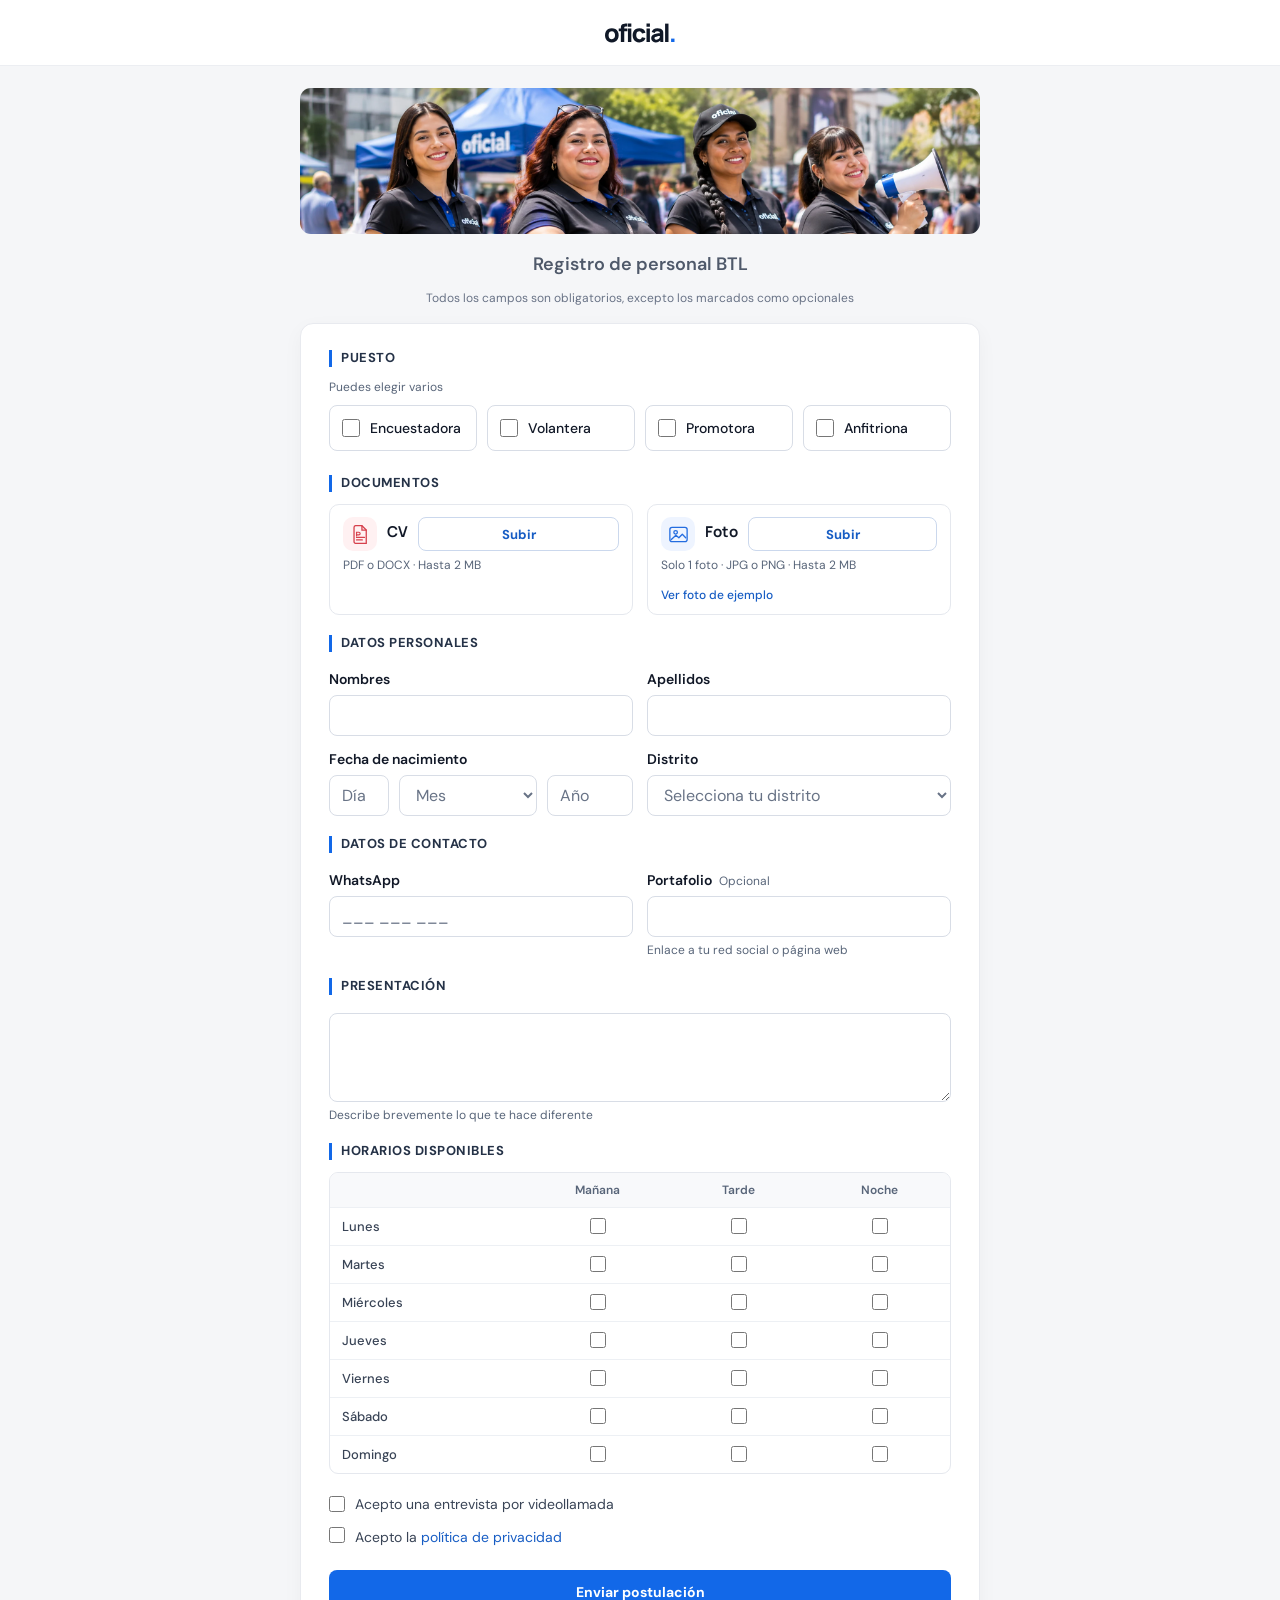
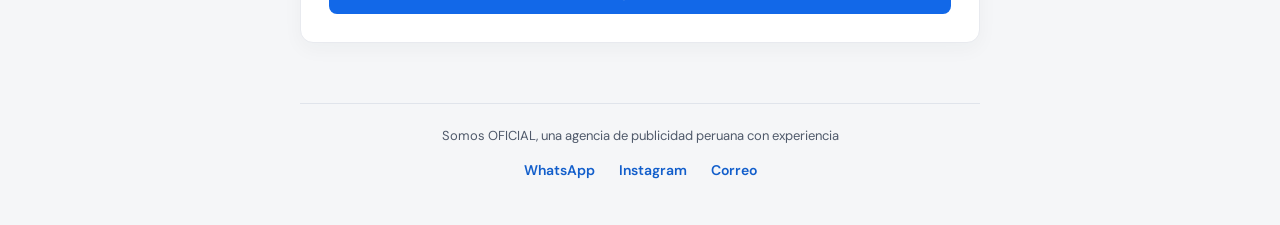
<file: btl/index.html>
<!doctype html>
<html lang="es">
<head>
  <meta charset="utf-8">
  <meta name="viewport" content="width=device-width, initial-scale=1">
  <meta name="theme-color" content="#f5f7fb">
  <title>Registro de personal BTL | OFICIAL</title>
  <meta name="description" content="Postula para trabajar como encuestadora, volantera, promotora o anfitriona en OFICIAL. Completa el formulario y comparte tu disponibilidad.">
  <link rel="canonical" href="https://forms.oficial.pe/btl/">
  <meta property="og:type" content="website">
  <meta property="og:locale" content="es_PE">
  <meta property="og:site_name" content="OFICIAL">
  <meta property="og:title" content="Registro de personal BTL | OFICIAL">
  <meta property="og:description" content="Postula para trabajar como encuestadora, volantera, promotora o anfitriona en OFICIAL. Completa el formulario y comparte tu disponibilidad.">
  <meta property="og:url" content="https://forms.oficial.pe/btl/">
  <meta property="og:image" content="https://forms.oficial.pe/btl/assets/og-btl.jpg?v=1">
  <meta property="og:image:secure_url" content="https://forms.oficial.pe/btl/assets/og-btl.jpg?v=1">
  <meta property="og:image:type" content="image/jpeg">
  <meta property="og:image:width" content="300">
  <meta property="og:image:height" content="300">
  <meta property="og:image:alt" content="Postulación BTL de OFICIAL junto a una postulante en una actividad promocional">
  <meta name="twitter:card" content="summary_large_image">
  <meta name="twitter:title" content="Registro de personal BTL | OFICIAL">
  <meta name="twitter:description" content="Postula para trabajar como encuestadora, volantera, promotora o anfitriona en OFICIAL. Completa el formulario y comparte tu disponibilidad.">
  <meta name="twitter:image" content="https://forms.oficial.pe/btl/assets/og-btl.jpg?v=1">
  <link rel="stylesheet" href="styles.css?v=20261110-btl-logo">
</head>
<body>
  <header class="topbar">
    <a class="brand" href="/btl/" aria-label="OFICIAL, recargar el formulario"><img src="assets/oficial.svg" width="70" height="20" alt=""></a>
  </header>

  <main id="inicio" class="page-shell">
    <div class="btl-photo"><img src="assets/equipo-btl.webp" alt="Equipo de OFICIAL en una activación BTL" width="2048" height="683" fetchpriority="high"></div>
    <section class="intro" aria-labelledby="page-title">
      <p id="page-title">Registro de personal BTL</p>
    </section>

    <p class="required-key">Todos los campos son obligatorios, excepto los marcados como opcionales</p>

    <form class="application" id="application-form">
      <fieldset class="position-fieldset" aria-describedby="position-hint position-error">
        <legend>Puesto</legend>
        <p class="field-hint" id="position-hint">Puedes elegir varios</p>
        <div class="position-options">
          <label class="position-option"><input type="checkbox" name="puesto" value="Encuestadora"><span>Encuestadora</span></label>
          <label class="position-option"><input type="checkbox" name="puesto" value="Volantera"><span>Volantera</span></label>
          <label class="position-option"><input type="checkbox" name="puesto" value="Promotora"><span>Promotora</span></label>
          <label class="position-option"><input type="checkbox" name="puesto" value="Anfitriona"><span>Anfitriona</span></label>
        </div>
        <small class="field-hint field-error position-error" id="position-error" aria-live="polite" hidden>Selecciona al menos un puesto</small>
      </fieldset>

      <h2 class="section-title">Documentos</h2>
      <div class="upload-grid">
        <section class="upload-card" aria-labelledby="cv-title">
          <div class="upload-heading">
            <div class="upload-icon pdf-icon" aria-hidden="true">
              <svg viewBox="0 0 32 32" fill="none"><path d="M9 3.75h9l6 6v18.5H9a2 2 0 0 1-2-2v-20a2.5 2.5 0 0 1 2-2.5Z" stroke="currentColor" stroke-width="1.8"/><path d="M18 4v6h6M10.5 20h11M10.5 23.5h8" stroke="currentColor" stroke-width="1.8" stroke-linecap="round"/><path d="M10.5 16.5h3.2a1.8 1.8 0 0 0 0-3.6h-3.2v5.2" stroke="currentColor" stroke-width="1.6" stroke-linecap="round"/></svg>
            </div>
            <div class="upload-copy">
              <h3 id="cv-title">CV</h3>
            </div>
          </div>
          <label class="file-picker" for="cv-file" aria-label="Seleccionar CV en PDF o DOCX">
            <span class="picker-label">Subir</span>
            <input id="cv-file" name="cv" type="file" accept=".pdf,application/pdf,.docx,application/vnd.openxmlformats-officedocument.wordprocessingml.document" required>
          </label>
          <p class="file-hint">PDF o DOCX · Hasta 2 MB</p>
          <p class="file-status" id="cv-status" aria-live="polite"></p>
        </section>

        <section class="upload-card" aria-labelledby="photo-title">
          <div class="upload-heading">
            <div class="upload-icon photo-icon" aria-hidden="true">
              <svg viewBox="0 0 32 32" fill="none"><rect x="4" y="6" width="24" height="20" rx="3" stroke="currentColor" stroke-width="1.8"/><circle cx="12" cy="13" r="2.5" stroke="currentColor" stroke-width="1.8"/><path d="m6 23 6.4-6 4.1 3.6 4.8-5 4.7 5" stroke="currentColor" stroke-width="1.8" stroke-linecap="round" stroke-linejoin="round"/></svg>
            </div>
            <div class="upload-copy">
              <h3 id="photo-title">Foto</h3>
            </div>
          </div>
          <label class="file-picker" for="photo-file" aria-label="Seleccionar una foto">
            <span class="picker-label">Subir</span>
            <input id="photo-file" name="foto" type="file" accept=".jpg,.jpeg,.jfif,.png,image/jpeg,image/png" required>
          </label>
          <p class="file-hint">Solo 1 foto · JPG o PNG · Hasta 2 MB</p>
          <p class="file-status" id="photo-status" aria-live="polite"></p>
          <button class="example-link" id="photo-example-toggle" type="button" aria-expanded="false" aria-controls="photo-example">Ver foto de ejemplo</button>
        </section>
      </div>

      <figure class="photo-example" id="photo-example" hidden>
        <img src="assets/foto-volantera-ejemplo.jpg" alt="Ejemplo de una postulante en una actividad promocional" width="300" height="533" loading="lazy">
        <figcaption>Foto de referencia</figcaption>
      </figure>

      <h2 class="section-title personal-title">Datos personales</h2>
      <div class="personal-grid">
        <label class="text-field">
          <span>Nombres</span>
          <input name="nombres" type="text" autocomplete="given-name" pattern="[\p{L}\p{M}]+(?:[\s\-][\p{L}\p{M}]+)*" minlength="2" maxlength="80" title="Usa letras, espacios o guiones." required>
        </label>
        <label class="text-field">
          <span>Apellidos</span>
          <input name="apellidos" type="text" autocomplete="family-name" pattern="[\p{L}\p{M}]+(?:[\s\-][\p{L}\p{M}]+)*" minlength="2" maxlength="80" title="Usa letras, espacios o guiones." required>
        </label>
        <fieldset class="birthdate-field" aria-describedby="birthdate-error">
          <legend>Fecha de nacimiento</legend>
          <div class="birthdate-parts">
            <label class="text-field"><span>Día</span><input name="birth_day" type="text" inputmode="numeric" autocomplete="bday-day" maxlength="2" pattern="[0-9]{1,2}" placeholder="Día" required></label>
            <label class="text-field"><span>Mes</span><select name="birth_month" autocomplete="bday-month" required><option value="" selected disabled>Mes</option><option value="1">Enero</option><option value="2">Febrero</option><option value="3">Marzo</option><option value="4">Abril</option><option value="5">Mayo</option><option value="6">Junio</option><option value="7">Julio</option><option value="8">Agosto</option><option value="9">Septiembre</option><option value="10">Octubre</option><option value="11">Noviembre</option><option value="12">Diciembre</option></select></label>
            <label class="text-field"><span>Año</span><input name="birth_year" type="text" inputmode="numeric" autocomplete="bday-year" maxlength="4" pattern="[1-9][0-9]{3}" placeholder="Año" required></label>
          </div>
          <input name="fecha_nacimiento" type="hidden">
          <small class="field-hint field-error" id="birthdate-error" aria-live="polite" hidden></small>
        </fieldset>
        <label class="text-field mobile-wide">
          <span>Distrito</span>
          <select name="distrito" autocomplete="address-level3" required>
            <option value="" selected disabled>Selecciona tu distrito</option>
            <optgroup label="Lima Metropolitana">
              <option>Ancón</option>
              <option>Ate</option>
              <option>Barranco</option>
              <option>Breña</option>
              <option>Carabayllo</option>
              <option>Chaclacayo</option>
              <option>Chorrillos</option>
              <option>Cieneguilla</option>
              <option>Comas</option>
              <option>El Agustino</option>
              <option>Independencia</option>
              <option>Jesús María</option>
              <option>La Molina</option>
              <option>La Victoria</option>
              <option>Lima</option>
              <option>Lince</option>
              <option>Los Olivos</option>
              <option>Lurigancho</option>
              <option>Lurín</option>
              <option>Magdalena del Mar</option>
              <option>Miraflores</option>
              <option>Pachacámac</option>
              <option>Pucusana</option>
              <option>Pueblo Libre</option>
              <option>Puente Piedra</option>
              <option>Punta Hermosa</option>
              <option>Punta Negra</option>
              <option>Rímac</option>
              <option>San Bartolo</option>
              <option>San Borja</option>
              <option>San Isidro</option>
              <option>San Juan de Lurigancho</option>
              <option>San Juan de Miraflores</option>
              <option>San Luis</option>
              <option>San Martín de Porres</option>
              <option>San Miguel</option>
              <option>Santa Anita</option>
              <option>Santa María del Mar</option>
              <option>Santa Rosa</option>
              <option>Santiago de Surco</option>
              <option>Surquillo</option>
              <option>Villa El Salvador</option>
              <option>Villa María del Triunfo</option>
            </optgroup>
            <optgroup label="Callao">
              <option>Bellavista</option>
              <option>Callao</option>
              <option>Carmen de la Legua Reynoso</option>
              <option>La Perla</option>
              <option>La Punta</option>
              <option>Mi Perú</option>
              <option>Ventanilla</option>
            </optgroup>
          </select>
        </label>
      </div>

      <h2 class="section-title personal-title">Datos de contacto</h2>
      <div class="personal-grid">
        <label class="text-field mobile-wide">
          <span>WhatsApp</span>
          <input name="whatsapp" type="tel" inputmode="numeric" autocomplete="tel-national" placeholder="___ ___ ___" pattern="9[0-9]{2} [0-9]{3} [0-9]{3}" title="Introduce un celular peruano de 9 dígitos que empiece en 9" required>
        </label>
        <label class="text-field mobile-wide">
          <span>Portafolio <span class="optional">Opcional</span></span>
                    <input name="portafolio" type="url" maxlength="2048" aria-describedby="portfolio-help portfolio-error" inputmode="url" autocomplete="url" pattern="https?://.+" title="Pega un enlace válido a una red social o página web.">
          <small class="field-hint" id="portfolio-help">Enlace a tu red social o página web</small>
          <small class="field-hint field-error" id="portfolio-error" aria-live="polite" hidden></small>
        </label>
      </div>

      <h2 class="section-title personal-title" id="presentation-title">Presentación</h2>
      <div class="personal-grid">
        <label class="text-field mobile-wide presentation-field">
          <textarea name="presentacion" rows="3" maxlength="300" aria-labelledby="presentation-title" aria-describedby="presentation-help" required></textarea>
          <small class="field-hint" id="presentation-help">Describe brevemente lo que te hace diferente</small>
        </label>
      </div>

      <h2 class="section-title personal-title" id="availability-title">Horarios disponibles</h2>
      <fieldset class="availability-fieldset" aria-labelledby="availability-title">
        <div class="availability-grid">
          <div class="availability-row availability-header" aria-hidden="true">
            <span></span><span>Mañana</span><span>Tarde</span><span>Noche</span>
          </div>
          <div class="availability-row"><span class="day-label">Lunes</span>
            <label><input type="checkbox" name="horarios_disponibles" value="Lunes-mañana" aria-label="Lunes por la mañana"></label>
            <label><input type="checkbox" name="horarios_disponibles" value="Lunes-tarde" aria-label="Lunes por la tarde"></label>
            <label><input type="checkbox" name="horarios_disponibles" value="Lunes-noche" aria-label="Lunes por la noche"></label>
          </div>
          <div class="availability-row"><span class="day-label">Martes</span>
            <label><input type="checkbox" name="horarios_disponibles" value="Martes-mañana" aria-label="Martes por la mañana"></label>
            <label><input type="checkbox" name="horarios_disponibles" value="Martes-tarde" aria-label="Martes por la tarde"></label>
            <label><input type="checkbox" name="horarios_disponibles" value="Martes-noche" aria-label="Martes por la noche"></label>
          </div>
          <div class="availability-row"><span class="day-label">Miércoles</span>
            <label><input type="checkbox" name="horarios_disponibles" value="Miércoles-mañana" aria-label="Miércoles por la mañana"></label>
            <label><input type="checkbox" name="horarios_disponibles" value="Miércoles-tarde" aria-label="Miércoles por la tarde"></label>
            <label><input type="checkbox" name="horarios_disponibles" value="Miércoles-noche" aria-label="Miércoles por la noche"></label>
          </div>
          <div class="availability-row"><span class="day-label">Jueves</span>
            <label><input type="checkbox" name="horarios_disponibles" value="Jueves-mañana" aria-label="Jueves por la mañana"></label>
            <label><input type="checkbox" name="horarios_disponibles" value="Jueves-tarde" aria-label="Jueves por la tarde"></label>
            <label><input type="checkbox" name="horarios_disponibles" value="Jueves-noche" aria-label="Jueves por la noche"></label>
          </div>
          <div class="availability-row"><span class="day-label">Viernes</span>
            <label><input type="checkbox" name="horarios_disponibles" value="Viernes-mañana" aria-label="Viernes por la mañana"></label>
            <label><input type="checkbox" name="horarios_disponibles" value="Viernes-tarde" aria-label="Viernes por la tarde"></label>
            <label><input type="checkbox" name="horarios_disponibles" value="Viernes-noche" aria-label="Viernes por la noche"></label>
          </div>
          <div class="availability-row"><span class="day-label">Sábado</span>
            <label><input type="checkbox" name="horarios_disponibles" value="Sábado-mañana" aria-label="Sábado por la mañana"></label>
            <label><input type="checkbox" name="horarios_disponibles" value="Sábado-tarde" aria-label="Sábado por la tarde"></label>
            <label><input type="checkbox" name="horarios_disponibles" value="Sábado-noche" aria-label="Sábado por la noche"></label>
          </div>
          <div class="availability-row"><span class="day-label">Domingo</span>
            <label><input type="checkbox" name="horarios_disponibles" value="Domingo-mañana" aria-label="Domingo por la mañana"></label>
            <label><input type="checkbox" name="horarios_disponibles" value="Domingo-tarde" aria-label="Domingo por la tarde"></label>
            <label><input type="checkbox" name="horarios_disponibles" value="Domingo-noche" aria-label="Domingo por la noche"></label>
          </div>
        </div>
        <small class="field-hint field-error" id="availability-error" aria-live="polite" hidden>Selecciona al menos un día y un horario</small>
      </fieldset>

      <label class="interview-choice">
        <input type="checkbox" name="acepta_entrevista" required>
        <span>Acepto una entrevista por videollamada</span>
      </label>

      <label class="privacy-choice">
        <input type="checkbox" name="acepta_politica_privacidad" required>
        <span>Acepto la <a class="privacy-link" id="privacy-link" href="#privacy-dialog" aria-controls="privacy-dialog" aria-haspopup="dialog">política de privacidad</a></span>
      </label>

      <div class="form-actions">
        <button class="submit-button" id="submit-button" type="submit">Enviar postulación</button>
        <p class="form-status" id="form-status" role="status" aria-live="polite" hidden></p>
      </div>
      <label class="honeypot-field" aria-hidden="true">Deja este campo vacío
        <input type="text" name="form_note" tabindex="-1" autocomplete="off">
      </label>
    </form>
    <dialog class="privacy-dialog" id="privacy-dialog" aria-labelledby="privacy-dialog-title">
      <header class="privacy-dialog-header">
        <h2 id="privacy-dialog-title">Aviso de privacidad</h2>
        <button class="privacy-dialog-x" id="privacy-dialog-x" type="button" aria-label="Cerrar aviso de privacidad">×</button>
      </header>
      <div class="privacy-copy" tabindex="0" aria-label="Texto del aviso de privacidad">
        <p><strong>Responsable:</strong> José Luis Muro Porras, persona natural con negocio, identificado con RUC 10455625195 y domiciliado en Calle Los Nogales, Mz. D1, lote 5, Urb. Benjamín Doig Lossio, etapa 2, distrito de La Perla, Provincia Constitucional del Callao, Perú.</p>
        <p><strong>Finalidad y datos:</strong> Usaremos tus datos para evaluar tu postulación a esta convocatoria para los puestos de encuestadora, volantera, promotora o anfitriona, verificar el requisito mínimo de 18 años —sin límite máximo de edad—, revisar tu experiencia y presentación, y contactarte para coordinar una entrevista por videollamada y las actividades relacionadas con el puesto de tu interés. La fotografía se revisará como parte de la evaluación; no se publicará en el directorio ni se compartirá con los negocios anunciantes.</p>
        <p>El formulario solicita el puesto de interés, nombres, apellidos, fecha de nacimiento, distrito, WhatsApp, presentación, horarios disponibles, CV y una fotografía. El portafolio, que puede incluir un enlace a una red social o página web, es opcional. Los datos solicitados como obligatorios son necesarios para tramitar la postulación.</p>
        <p><strong>Almacenamiento y acceso:</strong> Las respuestas y archivos se almacenan en Google Sheets y Google Drive. Google LLC puede procesarlos en otros países donde opera su infraestructura. José Luis Muro Porras gestionará las postulaciones y tendrá acceso a esos datos.</p>
        <p><strong>Conservación:</strong> Conservaremos tus datos hasta 90 días después del cierre de esta convocatoria y luego los eliminaremos, salvo que una obligación legal exija conservarlos. No los usaremos para futuras convocatorias sin solicitarte una autorización aparte.</p>
        <p><strong>Tus derechos:</strong> Puedes solicitar acceso, rectificación, cancelación u oposición, o retirar tu consentimiento, escribiendo a <a href="mailto:privacidad@oficial.pe">privacidad@oficial.pe</a> o al WhatsApp <a href="https://wa.me/51950141414">950 141 414</a>.</p>
      </div>
      <footer class="privacy-dialog-footer">
        <button class="privacy-dialog-close" id="privacy-dialog-close" type="button">Cerrar</button>
      </footer>
    </dialog>
    <iframe class="submission-frame" id="submission-frame" name="submission-frame" title="Resultado del envío" aria-hidden="true" tabindex="-1"></iframe>
  </main>
  <footer id="contacto" class="site-footer" aria-label="Contacto de OFICIAL">
    <p class="site-footer-about">Somos OFICIAL, una agencia de publicidad peruana con experiencia</p>
    <nav aria-label="Contacto">
      <a href="https://wa.me/51950141414" target="_blank" rel="noopener noreferrer">WhatsApp</a>
      <a href="https://www.instagram.com/oficial.pe_/" target="_blank" rel="noopener noreferrer">Instagram</a>
      <a href="mailto:rrhh@oficial.pe" target="_blank" rel="noopener noreferrer">Correo</a>
    </nav>
  </footer>
  <script src="script.js?v=20261111-validacion"></script>
</body>
</html>
</file>
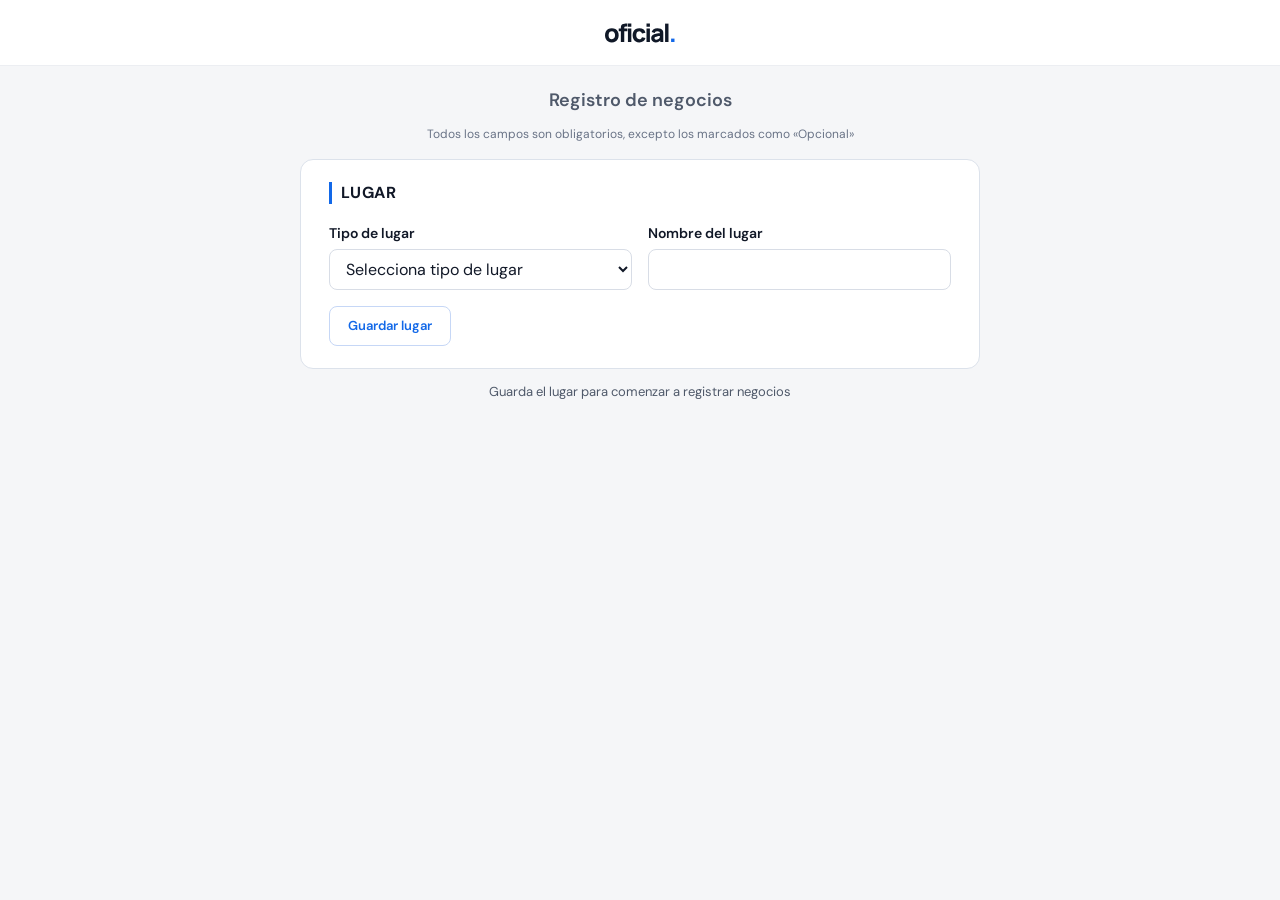
<file: negocios/index.html>
<!doctype html>
<html lang="es"><head><meta charset="utf-8"><meta name="viewport" content="width=device-width, initial-scale=1"><meta name="robots" content="noindex"><title>Registro de negocios | OFICIAL</title><link rel="stylesheet" href="../postulantes/styles.css"><link rel="stylesheet" href="styles.css?v=20261121-social-gris"><script src="validation.js?v=20261121" defer></script><script src="social-profile.js?v=20261121-social-gris" defer></script><script src="app.js?v=20261121-social-gris" defer></script>
<meta name="description" content="Formulario para registrar negocios en el directorio web gratuito de OFICIAL.">
<link rel="canonical" href="https://forms.oficial.pe/negocios/">
<meta property="og:type" content="website">
<meta property="og:locale" content="es_PE">
<meta property="og:site_name" content="OFICIAL">
<meta property="og:title" content="Registro de negocios | OFICIAL">
<meta property="og:description" content="Formulario para registrar negocios en el directorio web gratuito de OFICIAL.">
<meta property="og:url" content="https://forms.oficial.pe/negocios/">
<meta property="og:image" content="https://forms.oficial.pe/negocios/assets/og-negocios.png">
<meta property="og:image:secure_url" content="https://forms.oficial.pe/negocios/assets/og-negocios.png">
<meta property="og:image:type" content="image/png">
<meta property="og:image:width" content="1200">
<meta property="og:image:height" content="630">
<meta property="og:image:alt" content="REGISTRO DE NEGOCIOS y logo de OFICIAL sobre fondo oscuro con patrón de cuadrados">
<meta name="twitter:card" content="summary_large_image">
<meta name="twitter:title" content="Registro de negocios | OFICIAL">
<meta name="twitter:description" content="Formulario para registrar negocios en el directorio web gratuito de OFICIAL.">
<meta name="twitter:image" content="https://forms.oficial.pe/negocios/assets/og-negocios.png">
</head>
<body><header class="topbar"><a class="brand" href="./" aria-label="OFICIAL, registro de negocios"><img src="../postulantes/assets/oficial.svg" width="70" height="20" alt="OFICIAL"></a></header>
<main class="page-shell"><section class="intro"><h1>Registro de negocios</h1></section><p class="required-key">Todos los campos son obligatorios, excepto los marcados como «Opcional»</p>
<form class="application" id="business-form" novalidate>
<section class="application-section"><h2 class="section-title">Lugar</h2>
<div id="location-summary" hidden><div class="location-line"><strong id="location-display"></strong><button class="text-button" type="button" id="change-location">Cambiar</button></div></div>
<div id="location-editor"><div class="business-grid"><label class="text-field">Tipo de lugar<select id="tipo-lugar"><option value="">Selecciona tipo de lugar</option><option>Mercado</option><option>Galería</option><option>Centro comercial</option><option>Feria</option></select></label><label class="text-field">Nombre del lugar<input id="lugar" maxlength="160" autocomplete="off"></label></div><p class="field-hint field-error" id="location-error" hidden></p><div class="location-buttons"><button type="button" class="secondary-button" id="save-location">Guardar lugar</button><button type="button" class="text-button" id="cancel-location" hidden>Cancelar</button></div></div></section>
<fieldset id="business-details" class="application-details" disabled hidden>

<section class="application-section"><h2 class="section-title">Ubicación</h2><div class="business-grid three"><label class="text-field">Piso<input name="piso" maxlength="3" inputmode="numeric" pattern="[0-9]{1,3}" required><small class="prefilled-badge" id="prefilled-piso" hidden>Prellenado</small></label><label class="text-field">Sección<input name="seccion" maxlength="80" required><small class="prefilled-badge" id="prefilled-seccion" hidden>Prellenado</small></label><label class="text-field"><span>Pasillo <span class="optional">Opcional</span></span><input name="pasillo" maxlength="20"><small class="prefilled-badge" id="prefilled-pasillo" hidden>Prellenado</small></label></div></section>
<section class="application-section"><h2 class="section-title">Datos</h2><div class="business-grid"><label class="text-field">Tipo<input name="tipo" maxlength="80" required></label><label class="text-field">Nombre<input name="nombre" maxlength="120" autocomplete="organization" required></label><label class="text-field">Local<input name="local" maxlength="20" required></label></div></section>
<section class="application-section"><h2 class="section-title">Contacto</h2><div class="business-grid"><label class="text-field"><span>WhatsApp <span class="optional">Opcional</span></span><input name="whatsapp" type="tel" inputmode="numeric" autocomplete="tel-national"></label><div class="text-field"><label for="social-user">Red social <span class="optional">Opcional</span></label><div class="social-control"><span class="social-network-wrap"><span id="social-symbol" aria-hidden="true"></span><select id="social-network" aria-label="Red social"><option value="">Elegir red social</option><option value="instagram">Instagram</option><option value="facebook">Facebook</option><option value="tiktok">TikTok</option></select></span><input id="social-user" name="red_social" type="text" maxlength="2048" autocomplete="off" autocapitalize="none" spellcheck="false"></div></div></div></section>
<section class="application-section"><button class="submit-button" type="submit">Guardar registro</button></section>
</fieldset><p id="location-prompt" class="modality-prompt">Guarda el lugar para comenzar a registrar negocios</p><p id="form-status" class="form-status" role="status" aria-live="polite" hidden></p></form>
</main></body></html>
</file>
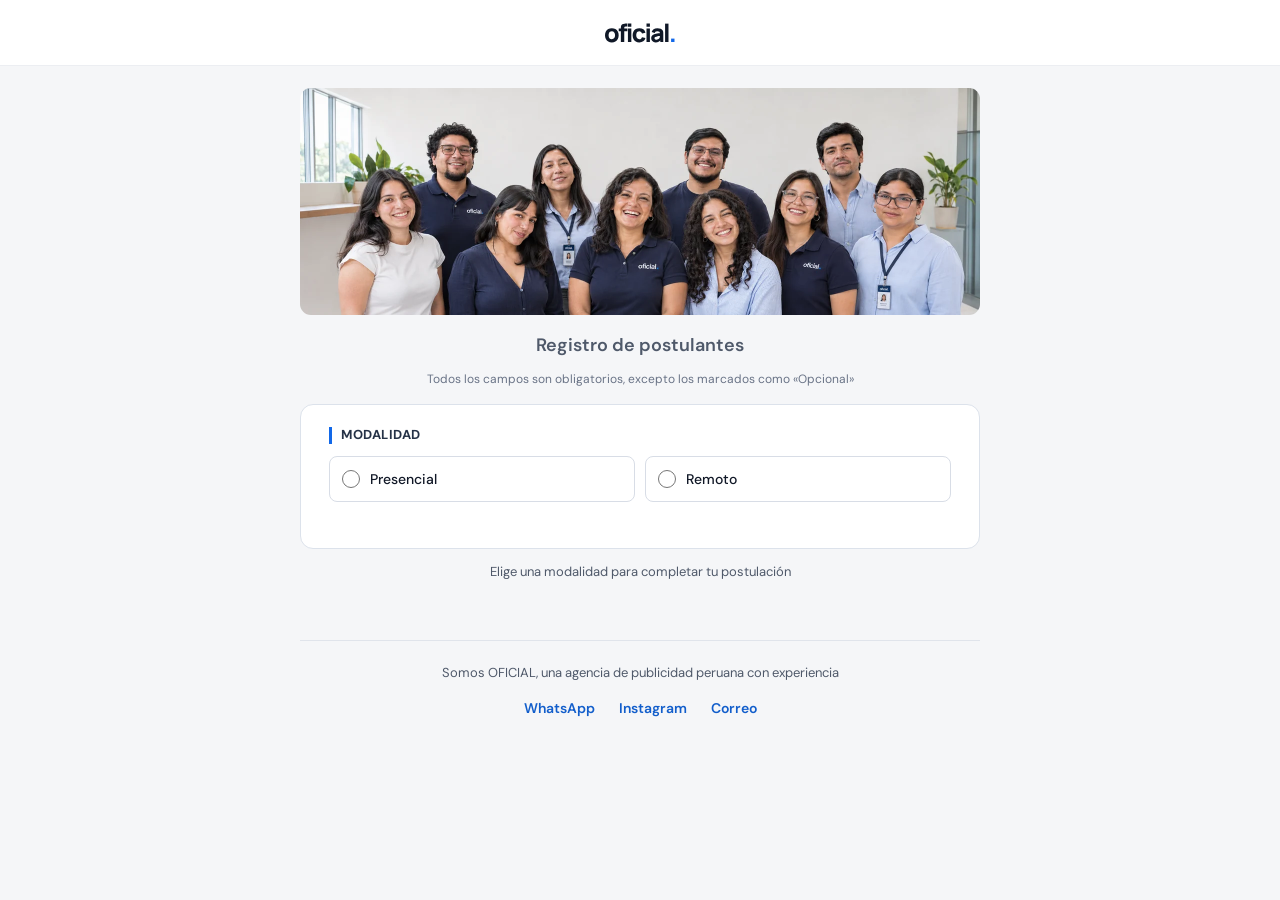
<file: postulantes/index.html>
<!doctype html>
<html lang="es">
<head>
  <meta charset="utf-8">
  <meta name="viewport" content="width=device-width, initial-scale=1">
  <meta name="theme-color" content="#f5f7fb">
  <title>Registro de postulantes | OFICIAL</title>
  <meta name="description" content="Postula a puestos presenciales o remotos en OFICIAL.">
  <link rel="canonical" href="https://forms.oficial.pe/postulantes/">
  <meta property="og:type" content="website">
  <meta property="og:locale" content="es_PE">
  <meta property="og:site_name" content="OFICIAL">
  <meta property="og:title" content="Registro de postulantes | OFICIAL">
  <meta property="og:description" content="Postula a puestos presenciales o remotos en OFICIAL.">
  <meta property="og:url" content="https://forms.oficial.pe/postulantes/">
  <meta property="og:image" content="https://forms.oficial.pe/postulantes/assets/og-postulantes.jpg?v=20261118">
  <meta property="og:image:secure_url" content="https://forms.oficial.pe/postulantes/assets/og-postulantes.jpg?v=20261118">
  <meta property="og:image:type" content="image/jpeg">
  <meta property="og:image:width" content="1200">
  <meta property="og:image:height" content="630">
  <meta property="og:image:alt" content="Imagen generada con IA de un equipo de agencia con mujeres y hombres">
  <meta name="twitter:card" content="summary_large_image">
  <meta name="twitter:title" content="Registro de postulantes | OFICIAL">
  <meta name="twitter:description" content="Postula a puestos presenciales o remotos en OFICIAL.">
  <meta name="twitter:image" content="https://forms.oficial.pe/postulantes/assets/og-postulantes.jpg?v=20261118">
  <link rel="stylesheet" href="styles.css?v=monto-mensual">
</head>
<body>
  <header class="topbar">
    <a class="brand" href="/postulantes/" aria-label="OFICIAL, recargar el formulario"><img src="assets/oficial.svg" width="70" height="20" alt=""></a>
  </header>

  <main id="inicio" class="page-shell">
    <div class="btl-photo"><img src="assets/equipo-btl.webp?v=20261118-equipo1360" alt="Imagen generada con IA de un equipo de agencia, con mujeres y hombres" width="1360" height="454" fetchpriority="high"></div>
    <section class="intro" aria-labelledby="page-title">
      <p id="page-title">Registro de postulantes</p>
    </section>

    <p class="required-key">Todos los campos son obligatorios, excepto los marcados como «Opcional»</p>

    <form class="application" id="application-form">
      <section class="application-section">
      <fieldset class="position-fieldset" aria-describedby="modality-error">
        <legend>Modalidad</legend>
        <div class="modality-options">
          <label class="position-option"><input type="radio" name="modalidad" value="Presencial" required><span>Presencial</span></label>
          <label class="position-option"><input type="radio" name="modalidad" value="Remoto" required><span>Remoto</span></label>
        </div>
        <small class="field-hint field-error position-error" id="modality-error" aria-live="polite" hidden></small>
      </fieldset>

      <div class="text-field position-fieldset" id="position-field" hidden>
        <label class="section-title" for="position">Puesto</label>
        <select id="position" name="puesto" required disabled aria-describedby="position-error"></select>
        <small class="field-hint field-error" id="position-error" aria-live="polite" hidden></small>
      </div>

      </section>
      <p class="modality-prompt" id="modality-prompt">Elige una modalidad para completar tu postulación</p>
      <fieldset class="application-details" id="application-details" disabled hidden>
      <legend class="visually-hidden">Datos de la postulación</legend>
      <section class="application-section">
      <h2 class="section-title">Documentos</h2>
      <div class="upload-grid">
        <section class="upload-card" aria-labelledby="cv-title">
          <div class="upload-heading">
            <div class="upload-icon pdf-icon" aria-hidden="true">
              <svg viewBox="0 0 32 32" fill="none"><path d="M9 3.75h9l6 6v18.5H9a2 2 0 0 1-2-2v-20a2.5 2.5 0 0 1 2-2.5Z" stroke="currentColor" stroke-width="1.8"/><path d="M18 4v6h6M10.5 20h11M10.5 23.5h8" stroke="currentColor" stroke-width="1.8" stroke-linecap="round"/><path d="M10.5 16.5h3.2a1.8 1.8 0 0 0 0-3.6h-3.2v5.2" stroke="currentColor" stroke-width="1.6" stroke-linecap="round"/></svg>
            </div>
            <div class="upload-copy">
              <h3 id="cv-title">CV</h3>
            </div>
          </div>
          <label class="file-picker" for="cv-file" aria-label="Seleccionar CV en PDF o DOCX">
            <span class="picker-label">Subir</span>
            <input id="cv-file" name="cv" type="file" accept=".pdf,application/pdf,.docx,application/vnd.openxmlformats-officedocument.wordprocessingml.document" required>
          </label>
          <p class="file-hint">PDF o DOCX · Hasta 2 MB</p>
          <p class="file-status" id="cv-status" aria-live="polite"></p>
        </section>

        <section class="upload-card photo-upload-card" aria-labelledby="photo-title">
          <div class="upload-heading">
            <div class="upload-icon photo-icon" aria-hidden="true">
              <svg viewBox="0 0 32 32" fill="none"><rect x="4" y="6" width="24" height="20" rx="3" stroke="currentColor" stroke-width="1.8"/><circle cx="12" cy="13" r="2.5" stroke="currentColor" stroke-width="1.8"/><path d="m6 23 6.4-6 4.1 3.6 4.8-5 4.7 5" stroke="currentColor" stroke-width="1.8" stroke-linecap="round" stroke-linejoin="round"/></svg>
            </div>
            <div class="upload-copy">
              <h3 id="photo-title">Foto</h3>
            </div>
          </div>
          <div class="photo-requirements" id="photo-guidance" hidden></div>
          <button hidden class="example-link" id="photo-example-toggle" type="button" aria-expanded="false" aria-controls="photo-example">Ver foto de ejemplo</button>
          <label class="file-picker" for="photo-file" aria-label="Seleccionar una foto">
            <span class="picker-label">Subir</span>
            <input id="photo-file" name="foto" type="file" aria-describedby="photo-guidance photo-file-hint" accept=".jpg,.jpeg,.jfif,.png,image/jpeg,image/png" required>
          </label>
          <p class="file-hint" id="photo-file-hint">Solo 1 foto · JPG, JPEG, JFIF o PNG · Hasta 2 MB</p>
          <p class="file-status" id="photo-status" aria-live="polite"></p>
        </section>
      </div>

      <figure class="photo-example" id="photo-example" hidden>
        <div class="photo-example-frame"><img src="assets/foto-volantera-ejemplo.jpg?v=20261118-ia" alt="Ejemplo de foto de cuerpo completo" width="480" height="720" loading="lazy"></div>
        <figcaption>Foto de referencia</figcaption>
      </figure>

      </section>
      <section class="application-section">
      <h2 class="section-title personal-title">Datos personales</h2>
      <div class="personal-grid">
        <label class="text-field">
          <span>Nombres</span>
          <input name="nombres" type="text" autocomplete="given-name" pattern="[\p{L}\p{M}]+(?:[\s\-][\p{L}\p{M}]+)*" minlength="2" maxlength="80" title="Usa letras, espacios o guiones." required>
        </label>
        <label class="text-field">
          <span>Apellidos</span>
          <input name="apellidos" type="text" autocomplete="family-name" pattern="[\p{L}\p{M}]+(?:[\s\-][\p{L}\p{M}]+)*" minlength="2" maxlength="80" title="Usa letras, espacios o guiones." required>
        </label>
        <div class="text-field mobile-wide">
          <label for="nationality-input">Nacionalidad</label>
          <div class="location-picker">
            <input id="nationality-input" name="nacionalidad" type="text" role="combobox" aria-autocomplete="list" aria-expanded="false" aria-controls="nationality-options" placeholder="Busca un país" autocomplete="off" required>
            <ul id="nationality-options" class="location-options" role="listbox" aria-label="Países" hidden></ul>
            <small id="nationality-empty" class="field-hint picker-empty" role="status"></small>
          </div>
        </div>
        <fieldset class="birthdate-field" aria-describedby="birthdate-error">
          <legend>Fecha de nacimiento</legend>
          <div class="birthdate-parts">
            <label class="text-field"><span>Día</span><input name="birth_day" type="text" inputmode="numeric" autocomplete="bday-day" maxlength="2" pattern="[0-9]{1,2}" placeholder="Día" required></label>
            <label class="text-field"><span>Mes</span><select name="birth_month" autocomplete="bday-month" required><option value="" selected disabled>Mes</option><option value="1">Enero</option><option value="2">Febrero</option><option value="3">Marzo</option><option value="4">Abril</option><option value="5">Mayo</option><option value="6">Junio</option><option value="7">Julio</option><option value="8">Agosto</option><option value="9">Septiembre</option><option value="10">Octubre</option><option value="11">Noviembre</option><option value="12">Diciembre</option></select></label>
            <label class="text-field"><span>Año</span><input name="birth_year" type="text" inputmode="numeric" autocomplete="bday-year" maxlength="4" pattern="[1-9][0-9]{3}" placeholder="Año" required></label>
          </div>
          <input name="fecha_nacimiento" type="hidden">
          <small class="field-hint field-error" id="birthdate-error" aria-live="polite" hidden></small>
        </fieldset>
        <div class="text-field mobile-wide full-width">
          <label for="location-input">Distrito</label>
          <div class="location-picker">
            <input id="location-input" name="ubicacion" type="text" role="combobox" aria-autocomplete="list" aria-expanded="false" aria-controls="location-options" aria-describedby="location-hint location-selection-summary" placeholder="Busca tu distrito" autocomplete="off" required>
            <ul id="location-options" class="location-options" role="listbox" aria-label="Distritos" hidden></ul>
            <small id="location-empty" class="field-hint picker-empty" role="status"></small>
          </div>
          <small id="location-hint" class="field-hint">Elige el distrito donde vives. La provincia y el departamento se completan automáticamente.</small>
          <small id="location-selection-summary" class="field-hint location-selection-summary" aria-live="polite" hidden></small>
        </div>
      </div>

      </section>
      <section class="application-section">
      <h2 class="section-title personal-title">Datos de contacto</h2>
      <div class="personal-grid">
        <label class="text-field mobile-wide">
          <span>WhatsApp</span>
          <input name="whatsapp" type="tel" inputmode="numeric" autocomplete="tel-national" pattern="9[0-9]{2} [0-9]{3} [0-9]{3}" title="Introduce un celular peruano de 9 dígitos que empiece en 9" required>
        </label>
        <label class="text-field mobile-wide">
          <span>Red social <span class="optional">Opcional</span></span>
          <input name="red_social" type="url" maxlength="2048" inputmode="url" aria-describedby="social-help">
          <small class="field-hint" id="social-help">Enlace a tu perfil</small>
        </label>
      </div>

      </section>
      <section class="application-section">
      <h2 class="section-title personal-title" id="presentation-title">Presentación</h2>
      <div class="personal-grid">
        <label class="text-field mobile-wide presentation-field">
          <span>Sobre ti</span>
          <textarea name="presentacion" rows="3" minlength="40" maxlength="300" aria-describedby="presentation-help presentation-counter" required></textarea>
          <small class="field-hint" id="presentation-help">Describe brevemente lo que te hace diferente</small>
          <small class="field-hint" id="presentation-counter">0/300 · Mínimo 40 caracteres</small>
        </label>
        <label class="text-field mobile-wide">
          <span>¿Cuánto deseas ganar al mes?</span>
          <span class="monthly-amount">
            <span id="rate-currency">S/</span>
            <input name="monto_mensual" type="text" inputmode="numeric" aria-describedby="rate-currency" required>

          </span>
        </label>
        <label class="text-field mobile-wide">
          <span>Portafolio <span class="optional">Opcional</span></span>
          <input name="portafolio" type="url" maxlength="2048" aria-describedby="portfolio-help portfolio-error" inputmode="url" autocomplete="url" title="Pega un enlace válido a tu portafolio.">
          <small class="field-hint" id="portfolio-help">Enlace a una muestra de tu trabajo</small>
          <small class="field-hint field-error" id="portfolio-error" aria-live="polite" hidden></small>
        </label>
      </div>

      </section>
      <section class="application-section">
      <h2 class="section-title personal-title" id="availability-title">Horarios disponibles</h2>
      <fieldset class="availability-fieldset" aria-labelledby="availability-title">
        <div class="availability-grid">
          <div class="availability-row availability-header" aria-hidden="true">
            <span></span><span>Mañana</span><span>Tarde</span><span>Noche</span>
          </div>
          <div class="availability-row"><span class="day-label">Lunes</span>
            <label><input type="checkbox" name="horarios_disponibles" value="Lunes-mañana" aria-label="Lunes por la mañana"></label>
            <label><input type="checkbox" name="horarios_disponibles" value="Lunes-tarde" aria-label="Lunes por la tarde"></label>
            <label><input type="checkbox" name="horarios_disponibles" value="Lunes-noche" aria-label="Lunes por la noche"></label>
          </div>
          <div class="availability-row"><span class="day-label">Martes</span>
            <label><input type="checkbox" name="horarios_disponibles" value="Martes-mañana" aria-label="Martes por la mañana"></label>
            <label><input type="checkbox" name="horarios_disponibles" value="Martes-tarde" aria-label="Martes por la tarde"></label>
            <label><input type="checkbox" name="horarios_disponibles" value="Martes-noche" aria-label="Martes por la noche"></label>
          </div>
          <div class="availability-row"><span class="day-label">Miércoles</span>
            <label><input type="checkbox" name="horarios_disponibles" value="Miércoles-mañana" aria-label="Miércoles por la mañana"></label>
            <label><input type="checkbox" name="horarios_disponibles" value="Miércoles-tarde" aria-label="Miércoles por la tarde"></label>
            <label><input type="checkbox" name="horarios_disponibles" value="Miércoles-noche" aria-label="Miércoles por la noche"></label>
          </div>
          <div class="availability-row"><span class="day-label">Jueves</span>
            <label><input type="checkbox" name="horarios_disponibles" value="Jueves-mañana" aria-label="Jueves por la mañana"></label>
            <label><input type="checkbox" name="horarios_disponibles" value="Jueves-tarde" aria-label="Jueves por la tarde"></label>
            <label><input type="checkbox" name="horarios_disponibles" value="Jueves-noche" aria-label="Jueves por la noche"></label>
          </div>
          <div class="availability-row"><span class="day-label">Viernes</span>
            <label><input type="checkbox" name="horarios_disponibles" value="Viernes-mañana" aria-label="Viernes por la mañana"></label>
            <label><input type="checkbox" name="horarios_disponibles" value="Viernes-tarde" aria-label="Viernes por la tarde"></label>
            <label><input type="checkbox" name="horarios_disponibles" value="Viernes-noche" aria-label="Viernes por la noche"></label>
          </div>
          <div class="availability-row"><span class="day-label">Sábado</span>
            <label><input type="checkbox" name="horarios_disponibles" value="Sábado-mañana" aria-label="Sábado por la mañana"></label>
            <label><input type="checkbox" name="horarios_disponibles" value="Sábado-tarde" aria-label="Sábado por la tarde"></label>
            <label><input type="checkbox" name="horarios_disponibles" value="Sábado-noche" aria-label="Sábado por la noche"></label>
          </div>
          <div class="availability-row"><span class="day-label">Domingo</span>
            <label><input type="checkbox" name="horarios_disponibles" value="Domingo-mañana" aria-label="Domingo por la mañana"></label>
            <label><input type="checkbox" name="horarios_disponibles" value="Domingo-tarde" aria-label="Domingo por la tarde"></label>
            <label><input type="checkbox" name="horarios_disponibles" value="Domingo-noche" aria-label="Domingo por la noche"></label>
          </div>
        </div>
        <small class="field-hint field-error" id="availability-error" aria-live="polite" hidden>Selecciona al menos un día y un horario</small>
      </fieldset>

      </section>
      <section class="application-section">
      <label class="interview-choice">
        <input type="checkbox" name="acepta_entrevista" required>
        <span>Acepto una entrevista por videollamada</span>
      </label>

      <label class="privacy-choice">
        <input type="checkbox" name="acepta_politica_privacidad" required>
        <span>Acepto la <a class="privacy-link" id="privacy-link" href="#privacy-dialog" aria-controls="privacy-dialog" aria-haspopup="dialog">política de privacidad</a></span>
      </label>

      <div class="form-actions">
        <button class="submit-button" id="submit-button" type="submit">Enviar postulación</button>
      </div>
      </section>
      </fieldset>
        <p class="form-status" id="form-status" role="status" aria-live="polite" hidden></p>
      <label class="honeypot-field" aria-hidden="true">Deja este campo vacío
        <input type="text" name="form_note" tabindex="-1" autocomplete="off">
      </label>
    </form>
    <dialog class="privacy-dialog" id="privacy-dialog" aria-labelledby="privacy-dialog-title">
      <header class="privacy-dialog-header">
        <h2 id="privacy-dialog-title">Aviso de privacidad</h2>
        <button class="privacy-dialog-x" id="privacy-dialog-x" type="button" aria-label="Cerrar aviso de privacidad">×</button>
      </header>
      <div class="privacy-copy" tabindex="0" aria-label="Texto del aviso de privacidad">
        <p><strong>Responsable:</strong> José Luis Muro Porras, persona natural con negocio, identificado con RUC 10455625195 y domiciliado en Calle Los Nogales, Mz. D1, lote 5, Urb. Benjamín Doig Lossio, etapa 2, distrito de La Perla, Provincia Constitucional del Callao, Perú.</p>
        <p><strong>Finalidad y datos:</strong> Usaremos tus datos para evaluar tu postulación a esta convocatoria para el puesto remoto o presencial que selecciones, verificar el requisito mínimo de 18 años —sin límite máximo de edad—, revisar tu experiencia y presentación, y contactarte para coordinar una entrevista por videollamada y las actividades relacionadas con el puesto de tu interés. La fotografía se revisará como parte de la evaluación; no se publicará en el directorio ni se compartirá con los negocios anunciantes.</p>
        <p>El formulario solicita la modalidad y el puesto de interés, nombres, apellidos, nacionalidad, fecha de nacimiento, distrito, provincia, departamento, WhatsApp, red social opcional, presentación, tarifa por hora, horarios disponibles, CV y una fotografía. El portafolio, que puede incluir un enlace a una red social o página web, es opcional. Los datos solicitados como obligatorios son necesarios para tramitar la postulación.</p>
        <p><strong>Almacenamiento y acceso:</strong> Las respuestas y archivos se almacenan en Google Sheets y Google Drive. Google LLC puede procesarlos en otros países donde opera su infraestructura. José Luis Muro Porras gestionará las postulaciones y tendrá acceso a esos datos.</p>
        <p><strong>Conservación:</strong> Conservaremos tus datos hasta 90 días después del cierre de esta convocatoria y luego los eliminaremos, salvo que una obligación legal exija conservarlos. No los usaremos para futuras convocatorias sin solicitarte una autorización aparte.</p>
        <p><strong>Tus derechos:</strong> Puedes solicitar acceso, rectificación, cancelación u oposición, o retirar tu consentimiento, escribiendo a <a href="mailto:privacidad@oficial.pe">privacidad@oficial.pe</a> o al WhatsApp <a href="https://wa.me/51950141414">950 141 414</a>.</p>
      </div>
      <footer class="privacy-dialog-footer">
        <button class="privacy-dialog-close" id="privacy-dialog-close" type="button">Cerrar</button>
      </footer>
    </dialog>
    <iframe class="submission-frame" id="submission-frame" name="submission-frame" title="Resultado del envío" aria-hidden="true" tabindex="-1"></iframe>
  </main>
  <footer id="contacto" class="site-footer" aria-label="Contacto de OFICIAL">
    <p class="site-footer-about">Somos OFICIAL, una agencia de publicidad peruana con experiencia</p>
    <nav aria-label="Contacto">
      <a href="https://wa.me/51950141414" target="_blank" rel="noopener noreferrer">WhatsApp</a>
      <a href="https://www.instagram.com/oficial.pe_/" target="_blank" rel="noopener noreferrer">Instagram</a>
      <a href="mailto:rrhh@oficial.pe" target="_blank" rel="noopener noreferrer">Correo</a>
    </nav>
  </footer>
  <script src="assets/locations.js?v=20261116"></script>
  <script src="script.js?v=foto-compatible"></script>
</body>
</html>
</file>
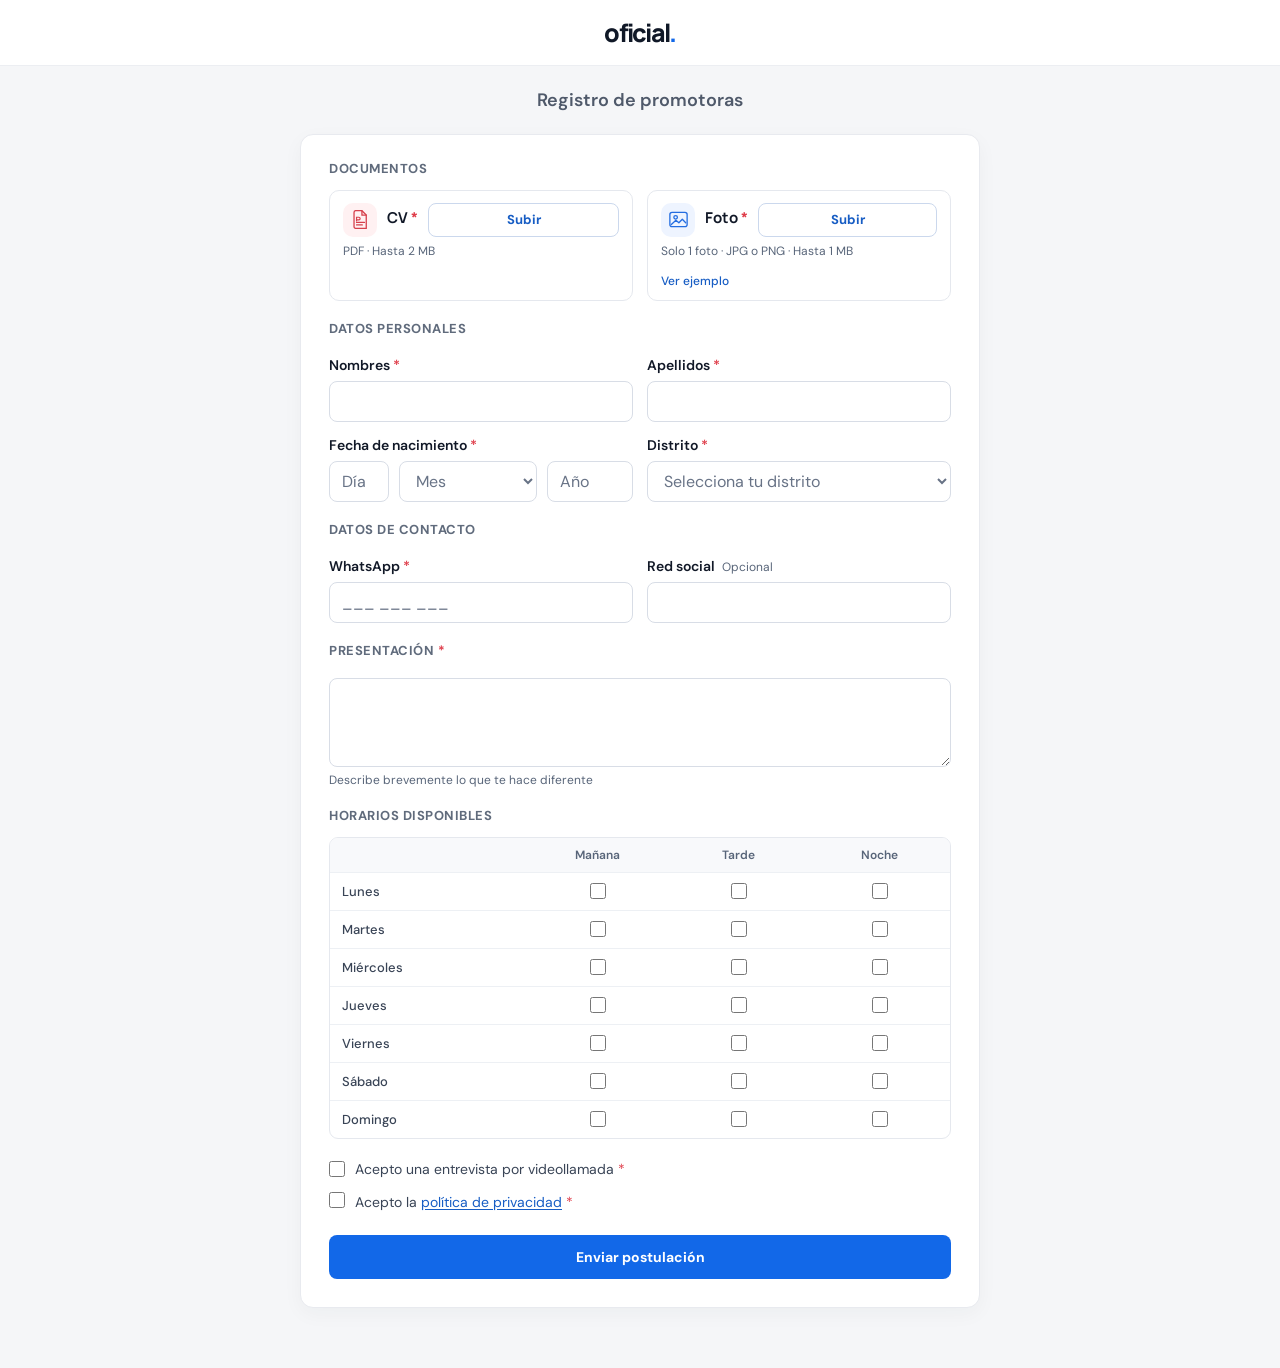
<file: promotoras/index.html>
<!doctype html>
<html lang="es">
<head>
  <meta charset="utf-8">
  <meta name="viewport" content="width=device-width, initial-scale=1">
  <meta name="theme-color" content="#f5f7fb">
  <title>Postulación de promotora | OFICIAL</title>
  <link rel="stylesheet" href="../styles.css?v=789954deab41">
</head>
<body>
  <header class="topbar">
    <a class="brand" href="#inicio" aria-label="OFICIAL, inicio">oficial<span>.</span></a>
  </header>

  <main id="inicio" class="page-shell">
    <section class="intro" aria-labelledby="page-title">
      <p id="page-title">Registro de promotoras</p>
    </section>

    <form class="application" id="application-form">
      <h2 class="section-title">Documentos</h2>
      <div class="upload-grid">
        <section class="upload-card" aria-labelledby="cv-title">
          <div class="upload-heading">
            <div class="upload-icon pdf-icon" aria-hidden="true">
              <svg viewBox="0 0 32 32" fill="none"><path d="M9 3.75h9l6 6v18.5H9a2 2 0 0 1-2-2v-20a2.5 2.5 0 0 1 2-2.5Z" stroke="currentColor" stroke-width="1.8"/><path d="M18 4v6h6M10.5 20h11M10.5 23.5h8" stroke="currentColor" stroke-width="1.8" stroke-linecap="round"/><path d="M10.5 16.5h3.2a1.8 1.8 0 0 0 0-3.6h-3.2v5.2" stroke="currentColor" stroke-width="1.6" stroke-linecap="round"/></svg>
            </div>
            <div class="upload-copy">
              <h3 id="cv-title">CV <span class="asterisk">*</span></h3>
            </div>
          </div>
          <label class="file-picker" for="cv-file" aria-label="Seleccionar CV en PDF">
            <span class="picker-label">Subir</span>
            <input id="cv-file" name="cv" type="file" accept=".pdf,application/pdf" required>
          </label>
          <p class="file-hint">PDF · Hasta 2 MB</p>
          <p class="file-status" id="cv-status" aria-live="polite"></p>
        </section>

        <section class="upload-card" aria-labelledby="photo-title">
          <div class="upload-heading">
            <div class="upload-icon photo-icon" aria-hidden="true">
              <svg viewBox="0 0 32 32" fill="none"><rect x="4" y="6" width="24" height="20" rx="3" stroke="currentColor" stroke-width="1.8"/><circle cx="12" cy="13" r="2.5" stroke="currentColor" stroke-width="1.8"/><path d="m6 23 6.4-6 4.1 3.6 4.8-5 4.7 5" stroke="currentColor" stroke-width="1.8" stroke-linecap="round" stroke-linejoin="round"/></svg>
            </div>
            <div class="upload-copy">
              <h3 id="photo-title">Foto <span class="asterisk">*</span></h3>
            </div>
          </div>
          <label class="file-picker" for="photo-file" aria-label="Seleccionar una foto">
            <span class="picker-label">Subir</span>
            <input id="photo-file" name="foto" type="file" accept=".jpg,.jpeg,.jfif,.png,image/jpeg,image/png" required>
          </label>
          <p class="file-hint">Solo 1 foto · JPG o PNG · Hasta 1 MB</p>
          <p class="file-status" id="photo-status" aria-live="polite"></p>
          <button class="example-link" id="photo-example-toggle" type="button" aria-expanded="false" aria-controls="photo-example">Ver ejemplo</button>
        </section>
      </div>

      <figure class="photo-example" id="photo-example" hidden>
        <img src="../assets/foto-promotora-ejemplo.jpg" alt="Ejemplo de una promotora de pie, de cuerpo entero y con el rostro visible" width="300" height="533" loading="lazy">
        <figcaption>Foto de referencia</figcaption>
      </figure>

      <h2 class="section-title personal-title">Datos personales</h2>
      <div class="personal-grid">
        <label class="text-field">
          <span>Nombres <span class="asterisk">*</span></span>
          <input name="nombres" type="text" autocomplete="given-name" pattern="[\p{L}\p{M}]+(?:[\s'\-][\p{L}\p{M}]+)*" minlength="2" maxlength="80" title="Usa letras, espacios, guiones o apóstrofos." required>
        </label>
        <label class="text-field">
          <span>Apellidos <span class="asterisk">*</span></span>
          <input name="apellidos" type="text" autocomplete="family-name" pattern="[\p{L}\p{M}]+(?:[\s'\-][\p{L}\p{M}]+)*" minlength="2" maxlength="80" title="Usa letras, espacios, guiones o apóstrofos." required>
        </label>
        <fieldset class="birthdate-field" aria-describedby="birthdate-error">
          <legend>Fecha de nacimiento <span class="asterisk">*</span></legend>
          <div class="birthdate-parts">
            <label class="text-field"><span>Día</span><input name="birth_day" type="text" inputmode="numeric" autocomplete="bday-day" maxlength="2" pattern="[0-9]{1,2}" placeholder="Día" required></label>
            <label class="text-field"><span>Mes</span><select name="birth_month" autocomplete="bday-month" required><option value="" selected disabled>Mes</option><option value="1">Enero</option><option value="2">Febrero</option><option value="3">Marzo</option><option value="4">Abril</option><option value="5">Mayo</option><option value="6">Junio</option><option value="7">Julio</option><option value="8">Agosto</option><option value="9">Septiembre</option><option value="10">Octubre</option><option value="11">Noviembre</option><option value="12">Diciembre</option></select></label>
            <label class="text-field"><span>Año</span><input name="birth_year" type="text" inputmode="numeric" autocomplete="bday-year" maxlength="4" pattern="[1-9][0-9]{3}" placeholder="Año" required></label>
          </div>
          <input name="fecha_nacimiento" type="hidden">
          <small class="field-hint field-error" id="birthdate-error" aria-live="polite" hidden></small>
        </fieldset>
        <label class="text-field mobile-wide">
          <span>Distrito <span class="asterisk">*</span></span>
          <select name="distrito" autocomplete="address-level3" required>
            <option value="" selected disabled>Selecciona tu distrito</option>
            <optgroup label="Lima Metropolitana">
              <option>Ancón</option>
              <option>Ate</option>
              <option>Barranco</option>
              <option>Breña</option>
              <option>Carabayllo</option>
              <option>Chaclacayo</option>
              <option>Chorrillos</option>
              <option>Cieneguilla</option>
              <option>Comas</option>
              <option>El Agustino</option>
              <option>Independencia</option>
              <option>Jesús María</option>
              <option>La Molina</option>
              <option>La Victoria</option>
              <option>Lima</option>
              <option>Lince</option>
              <option>Los Olivos</option>
              <option>Lurigancho</option>
              <option>Lurín</option>
              <option>Magdalena del Mar</option>
              <option>Miraflores</option>
              <option>Pachacámac</option>
              <option>Pucusana</option>
              <option>Pueblo Libre</option>
              <option>Puente Piedra</option>
              <option>Punta Hermosa</option>
              <option>Punta Negra</option>
              <option>Rímac</option>
              <option>San Bartolo</option>
              <option>San Borja</option>
              <option>San Isidro</option>
              <option>San Juan de Lurigancho</option>
              <option>San Juan de Miraflores</option>
              <option>San Luis</option>
              <option>San Martín de Porres</option>
              <option>San Miguel</option>
              <option>Santa Anita</option>
              <option>Santa María del Mar</option>
              <option>Santa Rosa</option>
              <option>Santiago de Surco</option>
              <option>Surquillo</option>
              <option>Villa El Salvador</option>
              <option>Villa María del Triunfo</option>
            </optgroup>
            <optgroup label="Callao">
              <option>Bellavista</option>
              <option>Callao</option>
              <option>Carmen de la Legua Reynoso</option>
              <option>La Perla</option>
              <option>La Punta</option>
              <option>Mi Perú</option>
              <option>Ventanilla</option>
            </optgroup>
          </select>
        </label>
      </div>

      <h2 class="section-title personal-title">Datos de contacto</h2>
      <div class="personal-grid">
        <label class="text-field mobile-wide">
          <span>WhatsApp <span class="asterisk">*</span></span>
          <input name="whatsapp" type="tel" inputmode="numeric" autocomplete="tel-national" placeholder="___ ___ ___" pattern="9[0-9]{2} [0-9]{3} [0-9]{3}" title="Introduce un celular peruano de 9 dígitos que empiece en 9" minlength="11" maxlength="11" required>
        </label>
        <label class="text-field mobile-wide">
          <span>Red social <span class="optional">Opcional</span></span>
          <input name="red_social" type="url" maxlength="2048" aria-describedby="social-error" inputmode="url" autocomplete="url" pattern="https?://.+" title="Pega un enlace válido a tu perfil de una red social.">
          <small class="field-hint field-error" id="social-error" aria-live="polite" hidden></small>
        </label>
      </div>

      <h2 class="section-title personal-title" id="presentation-title">Presentación <span class="asterisk" aria-hidden="true">*</span></h2>
      <div class="personal-grid">
        <label class="text-field mobile-wide presentation-field">
          <textarea name="presentacion" rows="3" maxlength="300" aria-labelledby="presentation-title" aria-describedby="presentation-help" required></textarea>
          <small class="field-hint" id="presentation-help">Describe brevemente lo que te hace diferente</small>
        </label>
      </div>

      <h2 class="section-title personal-title" id="availability-title">Horarios disponibles</h2>
      <fieldset class="availability-fieldset" aria-labelledby="availability-title">
        <div class="availability-grid">
          <div class="availability-row availability-header" aria-hidden="true">
            <span></span><span>Mañana</span><span>Tarde</span><span>Noche</span>
          </div>
          <div class="availability-row"><span class="day-label">Lunes</span>
            <label><input type="checkbox" name="horarios_disponibles" value="Lunes-mañana" aria-label="Lunes por la mañana"></label>
            <label><input type="checkbox" name="horarios_disponibles" value="Lunes-tarde" aria-label="Lunes por la tarde"></label>
            <label><input type="checkbox" name="horarios_disponibles" value="Lunes-noche" aria-label="Lunes por la noche"></label>
          </div>
          <div class="availability-row"><span class="day-label">Martes</span>
            <label><input type="checkbox" name="horarios_disponibles" value="Martes-mañana" aria-label="Martes por la mañana"></label>
            <label><input type="checkbox" name="horarios_disponibles" value="Martes-tarde" aria-label="Martes por la tarde"></label>
            <label><input type="checkbox" name="horarios_disponibles" value="Martes-noche" aria-label="Martes por la noche"></label>
          </div>
          <div class="availability-row"><span class="day-label">Miércoles</span>
            <label><input type="checkbox" name="horarios_disponibles" value="Miércoles-mañana" aria-label="Miércoles por la mañana"></label>
            <label><input type="checkbox" name="horarios_disponibles" value="Miércoles-tarde" aria-label="Miércoles por la tarde"></label>
            <label><input type="checkbox" name="horarios_disponibles" value="Miércoles-noche" aria-label="Miércoles por la noche"></label>
          </div>
          <div class="availability-row"><span class="day-label">Jueves</span>
            <label><input type="checkbox" name="horarios_disponibles" value="Jueves-mañana" aria-label="Jueves por la mañana"></label>
            <label><input type="checkbox" name="horarios_disponibles" value="Jueves-tarde" aria-label="Jueves por la tarde"></label>
            <label><input type="checkbox" name="horarios_disponibles" value="Jueves-noche" aria-label="Jueves por la noche"></label>
          </div>
          <div class="availability-row"><span class="day-label">Viernes</span>
            <label><input type="checkbox" name="horarios_disponibles" value="Viernes-mañana" aria-label="Viernes por la mañana"></label>
            <label><input type="checkbox" name="horarios_disponibles" value="Viernes-tarde" aria-label="Viernes por la tarde"></label>
            <label><input type="checkbox" name="horarios_disponibles" value="Viernes-noche" aria-label="Viernes por la noche"></label>
          </div>
          <div class="availability-row"><span class="day-label">Sábado</span>
            <label><input type="checkbox" name="horarios_disponibles" value="Sábado-mañana" aria-label="Sábado por la mañana"></label>
            <label><input type="checkbox" name="horarios_disponibles" value="Sábado-tarde" aria-label="Sábado por la tarde"></label>
            <label><input type="checkbox" name="horarios_disponibles" value="Sábado-noche" aria-label="Sábado por la noche"></label>
          </div>
          <div class="availability-row"><span class="day-label">Domingo</span>
            <label><input type="checkbox" name="horarios_disponibles" value="Domingo-mañana" aria-label="Domingo por la mañana"></label>
            <label><input type="checkbox" name="horarios_disponibles" value="Domingo-tarde" aria-label="Domingo por la tarde"></label>
            <label><input type="checkbox" name="horarios_disponibles" value="Domingo-noche" aria-label="Domingo por la noche"></label>
          </div>
        </div>
        <small class="field-hint field-error" id="availability-error" aria-live="polite" hidden>Selecciona al menos un día y un horario</small>
      </fieldset>

      <label class="interview-choice">
        <input type="checkbox" name="acepta_entrevista" required>
        <span>Acepto una entrevista por videollamada <span class="asterisk">*</span></span>
      </label>

      <label class="privacy-choice">
        <input type="checkbox" name="acepta_politica_privacidad" required>
        <span>Acepto la <a class="privacy-link" id="privacy-link" href="#privacy-details" aria-controls="privacy-details" aria-expanded="false">política de privacidad</a> <span class="asterisk">*</span></span>
      </label>

      <div class="privacy-details" id="privacy-details" hidden>
        <div class="privacy-copy">
          <p><strong>Responsable:</strong> José Luis Muro Porras, responsable de la agencia de publicidad OFICIAL.</p>
          <p><strong>Finalidad:</strong> usar tus datos para evaluar esta postulación, verificar que tengas 18 años o más, contactarte y coordinar una entrevista. No usaremos tu información para publicar un perfil en el directorio.</p>
          <p><strong>Datos solicitados:</strong> nombres, apellidos, fecha de nacimiento, distrito, WhatsApp, red social, presentación, disponibilidad, CV y una foto.</p>
          <p><strong>Almacenamiento y acceso:</strong> las respuestas y archivos se guardarán en Google Sheets y Google Drive. El acceso se limitará a las personas autorizadas para gestionar la selección.</p>
          <p><strong>Conservación:</strong> guardaremos la información durante la evaluación y la eliminaremos cuando deje de ser necesaria para gestionar esta convocatoria, salvo que exista una obligación legal.</p>
          <p>Puedes solicitar acceso, rectificación o eliminación, u oponerte al uso de tus datos, escribiendo al WhatsApp <a href="https://wa.me/51950141414" target="_blank" rel="noopener noreferrer">950 141 414</a>.</p>
        </div>
      </div>

      <div class="form-actions">
        <button class="submit-button" id="submit-button" type="submit">Enviar postulación</button>
        <p class="form-status" id="form-status" role="status" aria-live="polite" hidden></p>
      </div>
      <label class="honeypot-field" aria-hidden="true">Deja este campo vacío
        <input type="text" name="website" tabindex="-1" autocomplete="off">
      </label>
    </form>
    <iframe class="submission-frame" id="submission-frame" name="submission-frame" title="Resultado del envío" aria-hidden="true" tabindex="-1"></iframe>
  </main>
  <script src="../script.js?v=73dc4232650f"></script>
</body>
</html>
</file>
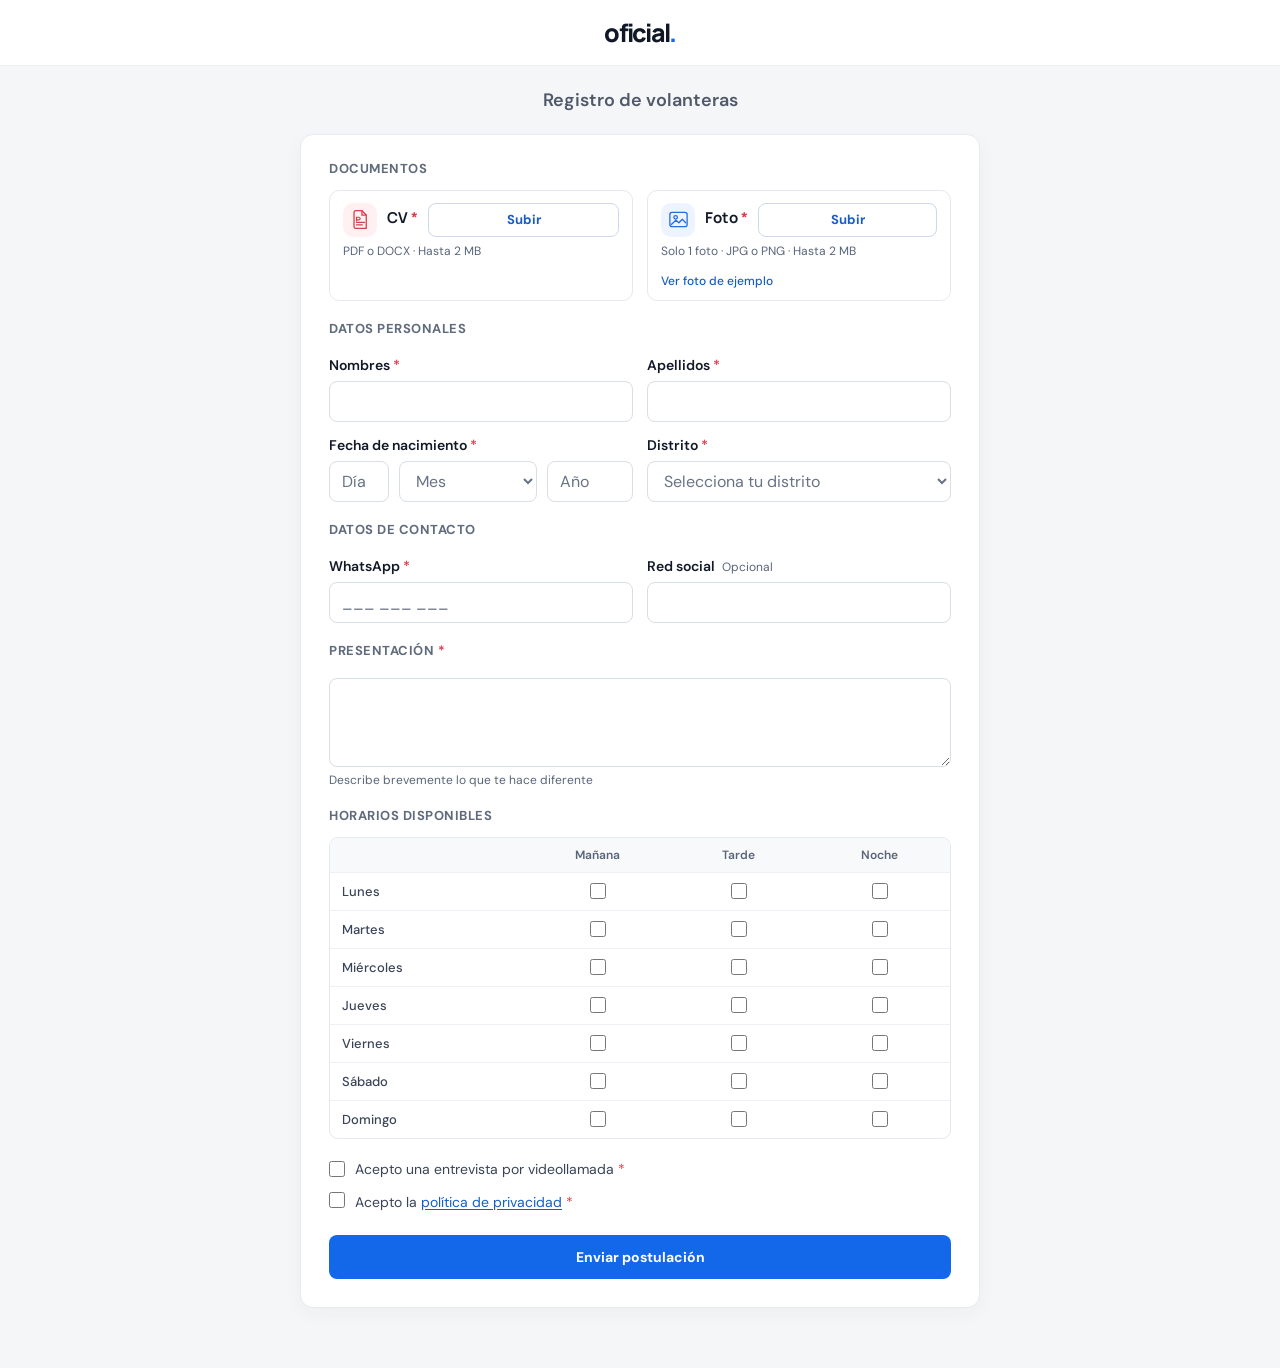
<file: volanteras/index.html>
<!doctype html>
<html lang="es">
<head>
  <meta charset="utf-8">
  <meta name="viewport" content="width=device-width, initial-scale=1">
  <meta name="theme-color" content="#f5f7fb">
  <title>Registro de volanteras | OFICIAL</title>
  <meta name="description" content="Postula como volantera en OFICIAL. Completa el formulario y comparte tu disponibilidad.">
  <link rel="canonical" href="https://forms.oficial.pe/volanteras/">
  <meta property="og:type" content="website">
  <meta property="og:locale" content="es_PE">
  <meta property="og:site_name" content="OFICIAL">
  <meta property="og:title" content="Registro de volanteras | OFICIAL">
  <meta property="og:description" content="Postula como volantera en OFICIAL. Completa el formulario y comparte tu disponibilidad.">
  <meta property="og:url" content="https://forms.oficial.pe/volanteras/">
  <meta property="og:image" content="https://forms.oficial.pe/volanteras/assets/og-volanteras.jpg?v=2">
  <meta property="og:image:secure_url" content="https://forms.oficial.pe/volanteras/assets/og-volanteras.jpg?v=2">
  <meta property="og:image:type" content="image/jpeg">
  <meta property="og:image:width" content="300">
  <meta property="og:image:height" content="300">
  <meta property="og:image:alt" content="Registro de volanteras de OFICIAL junto a una volantera con material promocional">
  <meta name="twitter:card" content="summary_large_image">
  <meta name="twitter:title" content="Registro de volanteras | OFICIAL">
  <meta name="twitter:description" content="Postula como volantera en OFICIAL. Completa el formulario y comparte tu disponibilidad.">
  <meta name="twitter:image" content="https://forms.oficial.pe/volanteras/assets/og-volanteras.jpg?v=2">
  <link rel="stylesheet" href="styles.css?v=47db4b323fc8">
</head>
<body>
  <header class="topbar">
    <a class="brand" href="#inicio" aria-label="OFICIAL, inicio">oficial<span>.</span></a>
  </header>

  <main id="inicio" class="page-shell">
    <section class="intro" aria-labelledby="page-title">
      <p id="page-title">Registro de volanteras</p>
    </section>

    <form class="application" id="application-form">
      <h2 class="section-title">Documentos</h2>
      <div class="upload-grid">
        <section class="upload-card" aria-labelledby="cv-title">
          <div class="upload-heading">
            <div class="upload-icon pdf-icon" aria-hidden="true">
              <svg viewBox="0 0 32 32" fill="none"><path d="M9 3.75h9l6 6v18.5H9a2 2 0 0 1-2-2v-20a2.5 2.5 0 0 1 2-2.5Z" stroke="currentColor" stroke-width="1.8"/><path d="M18 4v6h6M10.5 20h11M10.5 23.5h8" stroke="currentColor" stroke-width="1.8" stroke-linecap="round"/><path d="M10.5 16.5h3.2a1.8 1.8 0 0 0 0-3.6h-3.2v5.2" stroke="currentColor" stroke-width="1.6" stroke-linecap="round"/></svg>
            </div>
            <div class="upload-copy">
              <h3 id="cv-title">CV <span class="asterisk">*</span></h3>
            </div>
          </div>
          <label class="file-picker" for="cv-file" aria-label="Seleccionar CV en PDF o DOCX">
            <span class="picker-label">Subir</span>
            <input id="cv-file" name="cv" type="file" accept=".pdf,application/pdf,.docx,application/vnd.openxmlformats-officedocument.wordprocessingml.document" required>
          </label>
          <p class="file-hint">PDF o DOCX · Hasta 2 MB</p>
          <p class="file-status" id="cv-status" aria-live="polite"></p>
        </section>

        <section class="upload-card" aria-labelledby="photo-title">
          <div class="upload-heading">
            <div class="upload-icon photo-icon" aria-hidden="true">
              <svg viewBox="0 0 32 32" fill="none"><rect x="4" y="6" width="24" height="20" rx="3" stroke="currentColor" stroke-width="1.8"/><circle cx="12" cy="13" r="2.5" stroke="currentColor" stroke-width="1.8"/><path d="m6 23 6.4-6 4.1 3.6 4.8-5 4.7 5" stroke="currentColor" stroke-width="1.8" stroke-linecap="round" stroke-linejoin="round"/></svg>
            </div>
            <div class="upload-copy">
              <h3 id="photo-title">Foto <span class="asterisk">*</span></h3>
            </div>
          </div>
          <label class="file-picker" for="photo-file" aria-label="Seleccionar una foto">
            <span class="picker-label">Subir</span>
            <input id="photo-file" name="foto" type="file" accept=".jpg,.jpeg,.jfif,.png,image/jpeg,image/png" required>
          </label>
          <p class="file-hint">Solo 1 foto · JPG o PNG · Hasta 2 MB</p>
          <p class="file-status" id="photo-status" aria-live="polite"></p>
          <button class="example-link" id="photo-example-toggle" type="button" aria-expanded="false" aria-controls="photo-example">Ver foto de ejemplo</button>
        </section>
      </div>

      <figure class="photo-example" id="photo-example" hidden>
        <img src="assets/foto-volantera-ejemplo.jpg" alt="Ejemplo de una volantera con material promocional" width="300" height="533" loading="lazy">
        <figcaption>Foto de referencia</figcaption>
      </figure>

      <h2 class="section-title personal-title">Datos personales</h2>
      <div class="personal-grid">
        <label class="text-field">
          <span>Nombres <span class="asterisk">*</span></span>
          <input name="nombres" type="text" autocomplete="given-name" pattern="[\p{L}\p{M}]+(?:[\s'\-][\p{L}\p{M}]+)*" minlength="2" maxlength="80" title="Usa letras, espacios, guiones o apóstrofos." required>
        </label>
        <label class="text-field">
          <span>Apellidos <span class="asterisk">*</span></span>
          <input name="apellidos" type="text" autocomplete="family-name" pattern="[\p{L}\p{M}]+(?:[\s'\-][\p{L}\p{M}]+)*" minlength="2" maxlength="80" title="Usa letras, espacios, guiones o apóstrofos." required>
        </label>
        <fieldset class="birthdate-field" aria-describedby="birthdate-error">
          <legend>Fecha de nacimiento <span class="asterisk">*</span></legend>
          <div class="birthdate-parts">
            <label class="text-field"><span>Día</span><input name="birth_day" type="text" inputmode="numeric" autocomplete="bday-day" maxlength="2" pattern="[0-9]{1,2}" placeholder="Día" required></label>
            <label class="text-field"><span>Mes</span><select name="birth_month" autocomplete="bday-month" required><option value="" selected disabled>Mes</option><option value="1">Enero</option><option value="2">Febrero</option><option value="3">Marzo</option><option value="4">Abril</option><option value="5">Mayo</option><option value="6">Junio</option><option value="7">Julio</option><option value="8">Agosto</option><option value="9">Septiembre</option><option value="10">Octubre</option><option value="11">Noviembre</option><option value="12">Diciembre</option></select></label>
            <label class="text-field"><span>Año</span><input name="birth_year" type="text" inputmode="numeric" autocomplete="bday-year" maxlength="4" pattern="[1-9][0-9]{3}" placeholder="Año" required></label>
          </div>
          <input name="fecha_nacimiento" type="hidden">
          <small class="field-hint field-error" id="birthdate-error" aria-live="polite" hidden></small>
        </fieldset>
        <label class="text-field mobile-wide">
          <span>Distrito <span class="asterisk">*</span></span>
          <select name="distrito" autocomplete="address-level3" required>
            <option value="" selected disabled>Selecciona tu distrito</option>
            <optgroup label="Lima Metropolitana">
              <option>Ancón</option>
              <option>Ate</option>
              <option>Barranco</option>
              <option>Breña</option>
              <option>Carabayllo</option>
              <option>Chaclacayo</option>
              <option>Chorrillos</option>
              <option>Cieneguilla</option>
              <option>Comas</option>
              <option>El Agustino</option>
              <option>Independencia</option>
              <option>Jesús María</option>
              <option>La Molina</option>
              <option>La Victoria</option>
              <option>Lima</option>
              <option>Lince</option>
              <option>Los Olivos</option>
              <option>Lurigancho</option>
              <option>Lurín</option>
              <option>Magdalena del Mar</option>
              <option>Miraflores</option>
              <option>Pachacámac</option>
              <option>Pucusana</option>
              <option>Pueblo Libre</option>
              <option>Puente Piedra</option>
              <option>Punta Hermosa</option>
              <option>Punta Negra</option>
              <option>Rímac</option>
              <option>San Bartolo</option>
              <option>San Borja</option>
              <option>San Isidro</option>
              <option>San Juan de Lurigancho</option>
              <option>San Juan de Miraflores</option>
              <option>San Luis</option>
              <option>San Martín de Porres</option>
              <option>San Miguel</option>
              <option>Santa Anita</option>
              <option>Santa María del Mar</option>
              <option>Santa Rosa</option>
              <option>Santiago de Surco</option>
              <option>Surquillo</option>
              <option>Villa El Salvador</option>
              <option>Villa María del Triunfo</option>
            </optgroup>
            <optgroup label="Callao">
              <option>Bellavista</option>
              <option>Callao</option>
              <option>Carmen de la Legua Reynoso</option>
              <option>La Perla</option>
              <option>La Punta</option>
              <option>Mi Perú</option>
              <option>Ventanilla</option>
            </optgroup>
          </select>
        </label>
      </div>

      <h2 class="section-title personal-title">Datos de contacto</h2>
      <div class="personal-grid">
        <label class="text-field mobile-wide">
          <span>WhatsApp <span class="asterisk">*</span></span>
          <input name="whatsapp" type="tel" inputmode="numeric" autocomplete="tel-national" placeholder="___ ___ ___" pattern="9[0-9]{2} [0-9]{3} [0-9]{3}" title="Introduce un celular peruano de 9 dígitos que empiece en 9" minlength="11" maxlength="11" required>
        </label>
        <label class="text-field mobile-wide">
          <span>Red social <span class="optional">Opcional</span></span>
          <input name="red_social" type="url" maxlength="2048" aria-describedby="social-error" inputmode="url" autocomplete="url" pattern="https?://.+" title="Pega un enlace válido a tu perfil de una red social.">
          <small class="field-hint field-error" id="social-error" aria-live="polite" hidden></small>
        </label>
      </div>

      <h2 class="section-title personal-title" id="presentation-title">Presentación <span class="asterisk" aria-hidden="true">*</span></h2>
      <div class="personal-grid">
        <label class="text-field mobile-wide presentation-field">
          <textarea name="presentacion" rows="3" maxlength="300" aria-labelledby="presentation-title" aria-describedby="presentation-help" required></textarea>
          <small class="field-hint" id="presentation-help">Describe brevemente lo que te hace diferente</small>
        </label>
      </div>

      <h2 class="section-title personal-title" id="availability-title">Horarios disponibles</h2>
      <fieldset class="availability-fieldset" aria-labelledby="availability-title">
        <div class="availability-grid">
          <div class="availability-row availability-header" aria-hidden="true">
            <span></span><span>Mañana</span><span>Tarde</span><span>Noche</span>
          </div>
          <div class="availability-row"><span class="day-label">Lunes</span>
            <label><input type="checkbox" name="horarios_disponibles" value="Lunes-mañana" aria-label="Lunes por la mañana"></label>
            <label><input type="checkbox" name="horarios_disponibles" value="Lunes-tarde" aria-label="Lunes por la tarde"></label>
            <label><input type="checkbox" name="horarios_disponibles" value="Lunes-noche" aria-label="Lunes por la noche"></label>
          </div>
          <div class="availability-row"><span class="day-label">Martes</span>
            <label><input type="checkbox" name="horarios_disponibles" value="Martes-mañana" aria-label="Martes por la mañana"></label>
            <label><input type="checkbox" name="horarios_disponibles" value="Martes-tarde" aria-label="Martes por la tarde"></label>
            <label><input type="checkbox" name="horarios_disponibles" value="Martes-noche" aria-label="Martes por la noche"></label>
          </div>
          <div class="availability-row"><span class="day-label">Miércoles</span>
            <label><input type="checkbox" name="horarios_disponibles" value="Miércoles-mañana" aria-label="Miércoles por la mañana"></label>
            <label><input type="checkbox" name="horarios_disponibles" value="Miércoles-tarde" aria-label="Miércoles por la tarde"></label>
            <label><input type="checkbox" name="horarios_disponibles" value="Miércoles-noche" aria-label="Miércoles por la noche"></label>
          </div>
          <div class="availability-row"><span class="day-label">Jueves</span>
            <label><input type="checkbox" name="horarios_disponibles" value="Jueves-mañana" aria-label="Jueves por la mañana"></label>
            <label><input type="checkbox" name="horarios_disponibles" value="Jueves-tarde" aria-label="Jueves por la tarde"></label>
            <label><input type="checkbox" name="horarios_disponibles" value="Jueves-noche" aria-label="Jueves por la noche"></label>
          </div>
          <div class="availability-row"><span class="day-label">Viernes</span>
            <label><input type="checkbox" name="horarios_disponibles" value="Viernes-mañana" aria-label="Viernes por la mañana"></label>
            <label><input type="checkbox" name="horarios_disponibles" value="Viernes-tarde" aria-label="Viernes por la tarde"></label>
            <label><input type="checkbox" name="horarios_disponibles" value="Viernes-noche" aria-label="Viernes por la noche"></label>
          </div>
          <div class="availability-row"><span class="day-label">Sábado</span>
            <label><input type="checkbox" name="horarios_disponibles" value="Sábado-mañana" aria-label="Sábado por la mañana"></label>
            <label><input type="checkbox" name="horarios_disponibles" value="Sábado-tarde" aria-label="Sábado por la tarde"></label>
            <label><input type="checkbox" name="horarios_disponibles" value="Sábado-noche" aria-label="Sábado por la noche"></label>
          </div>
          <div class="availability-row"><span class="day-label">Domingo</span>
            <label><input type="checkbox" name="horarios_disponibles" value="Domingo-mañana" aria-label="Domingo por la mañana"></label>
            <label><input type="checkbox" name="horarios_disponibles" value="Domingo-tarde" aria-label="Domingo por la tarde"></label>
            <label><input type="checkbox" name="horarios_disponibles" value="Domingo-noche" aria-label="Domingo por la noche"></label>
          </div>
        </div>
        <small class="field-hint field-error" id="availability-error" aria-live="polite" hidden>Selecciona al menos un día y un horario</small>
      </fieldset>

      <label class="interview-choice">
        <input type="checkbox" name="acepta_entrevista" required>
        <span>Acepto una entrevista por videollamada <span class="asterisk">*</span></span>
      </label>

      <label class="privacy-choice">
        <input type="checkbox" name="acepta_politica_privacidad" required>
        <span>Acepto la <a class="privacy-link" id="privacy-link" href="#privacy-dialog" aria-controls="privacy-dialog" aria-haspopup="dialog">política de privacidad</a> <span class="asterisk">*</span></span>
      </label>

      <div class="form-actions">
        <button class="submit-button" id="submit-button" type="submit">Enviar postulación</button>
        <p class="form-status" id="form-status" role="status" aria-live="polite" hidden></p>
      </div>
      <label class="honeypot-field" aria-hidden="true">Deja este campo vacío
        <input type="text" name="form_note" tabindex="-1" autocomplete="off">
      </label>
    </form>
    <dialog class="privacy-dialog" id="privacy-dialog" aria-labelledby="privacy-dialog-title">
      <header class="privacy-dialog-header">
        <h2 id="privacy-dialog-title">Aviso de privacidad</h2>
        <button class="privacy-dialog-x" id="privacy-dialog-x" type="button" aria-label="Cerrar aviso de privacidad">×</button>
      </header>
      <div class="privacy-copy" tabindex="0" aria-label="Texto del aviso de privacidad">
        <p><strong>Responsable:</strong> José Luis Muro Porras, persona natural con negocio, identificado con RUC 10455625195 y domiciliado en Calle Los Nogales, Mz. D1, lote 5, Urb. Benjamín Doig Lossio, etapa 2, distrito de La Perla, Provincia Constitucional del Callao, Perú.</p>
        <p><strong>Finalidad y datos:</strong> Usaremos tus datos para evaluar tu postulación a esta convocatoria de volanteras, verificar el requisito mínimo de 18 años —sin límite máximo de edad—, revisar tu experiencia y presentación, y contactarte para coordinar una entrevista por videollamada y las actividades de volanteo. La fotografía se revisará como parte de la evaluación; no se publicará en el directorio ni se compartirá con los negocios anunciantes.</p>
        <p>El formulario solicita nombres, apellidos, fecha de nacimiento, distrito, WhatsApp, presentación, horarios disponibles, CV y una fotografía. El enlace a una red social es opcional. Los datos solicitados como obligatorios son necesarios para tramitar la postulación.</p>
        <p><strong>Almacenamiento y acceso:</strong> Las respuestas y archivos se almacenan en Google Sheets y Google Drive. Google LLC puede procesarlos en otros países donde opera su infraestructura. José Luis Muro Porras gestionará las postulaciones y tendrá acceso a esos datos.</p>
        <p><strong>Conservación:</strong> Conservaremos tus datos hasta 90 días después del cierre de esta convocatoria y luego los eliminaremos, salvo que una obligación legal exija conservarlos. No los usaremos para futuras convocatorias sin solicitarte una autorización aparte.</p>
        <p><strong>Tus derechos:</strong> Puedes solicitar acceso, rectificación, cancelación u oposición, o retirar tu consentimiento, escribiendo a <a href="mailto:privacidad@oficial.pe">privacidad@oficial.pe</a> o al WhatsApp <a href="https://wa.me/51950141414">950 141 414</a>.</p>
      </div>
      <footer class="privacy-dialog-footer">
        <button class="privacy-dialog-close" id="privacy-dialog-close" type="button">Cerrar</button>
      </footer>
    </dialog>
    <iframe class="submission-frame" id="submission-frame" name="submission-frame" title="Resultado del envío" aria-hidden="true" tabindex="-1"></iframe>
  </main>
  <script src="script.js?v=94814bec1d60"></script>
</body>
</html>
</file>
<file: btl/styles.css>
@import url('https://fonts.googleapis.com/css2?family=DM+Sans:wght@400;500;600;700&family=Manrope:wght@500;600;700;800&display=swap');

:root {
  color-scheme: light;
  --ink: #111827;
  --muted: #6b7280;
  --blue: #1268e8;
  --line: #e5e8ee;
  font-family: 'DM Sans', Arial, sans-serif;
  background: #f5f6f8;
  color: var(--ink);
}

* { box-sizing: border-box; }
body { margin: 0; min-width: 320px; background: #f5f6f8; }
.topbar { height: 66px; display: flex; align-items: center; justify-content: center; background: #fff; border-bottom: 1px solid #eceef2; }
.brand img { display: block; width: 70px; height: auto; }
.page-shell { width: min(680px, calc(100% - 36px)); margin: 0 auto; padding: 22px 0 60px; }
.intro { margin: 0 auto 22px; text-align: center; }
h1, h2, h3, p { margin-top: 0; }
.intro p { margin-bottom: 0; color: #4f596a; font-size: 18px; font-weight: 600; }
.application { margin: 0; padding: 26px 28px 28px; background: #fff; border: 1px solid #e8eaef; border-radius: 13px; box-shadow: 0 6px 20px rgb(31 41 55 / 4%); }
.section-title { margin: 0 0 12px; color: #606b7c; font: 700 12px/1.3 'DM Sans', Arial, sans-serif; letter-spacing: .5px; text-transform: uppercase; }
.position-fieldset legend { margin: 0 0 12px; padding: 0; color: #606b7c; font: 700 12px/1.3 'DM Sans', Arial, sans-serif; letter-spacing: .5px; text-transform: uppercase; }
.personal-title { margin-top: 20px; }
.upload-grid { display: grid; grid-template-columns: repeat(2, minmax(0, 1fr)); gap: 14px; }
.personal-grid { display: grid; grid-template-columns: repeat(2, minmax(0, 1fr)); gap: 14px; margin-top: 18px; }
.presentation-field { grid-column: 1 / -1; }
.text-field { display: grid; align-content: start; gap: 7px; color: var(--ink); font-size: 13px; font-weight: 600; }
.text-field input, .text-field select, .text-field textarea { width: 100%; min-height: 41px; padding: 0 12px; border: 1px solid #d8dde6; border-radius: 8px; background: #fff; color: var(--ink); font: 400 13px 'DM Sans', Arial, sans-serif; outline: none; }
.text-field textarea { min-height: 88px; padding: 10px 12px; line-height: 1.4; resize: vertical; }
.text-field input::placeholder, .text-field select:invalid { color: #9aa2af; }
.text-field select option { color: #263244; background: #fff; }
.text-field select optgroup { color: #52627a; background: #fff; font-weight: 700; }
.text-field input:focus, .text-field select:focus, .text-field textarea:focus { border-color: #7fa9e8; box-shadow: 0 0 0 3px rgb(18 104 232 / 12%); }
.field-hint { margin-top: -2px; color: #8993a4; font-size: 10px; font-weight: 400; }
.field-error { margin-top: 0; color: #bd2938; }
.availability-fieldset { min-width: 0; margin: 0; padding: 0; border: 0; }
.availability-fieldset legend { margin-bottom: 5px; color: var(--ink); font-size: 13px; font-weight: 600; }
.availability-hint { margin: 0 0 10px; color: #8993a4; font-size: 11px; }
.availability-grid { overflow: hidden; border: 1px solid var(--line); border-radius: 9px; background: #fff; }
.availability-row { min-height: 37px; display: grid; grid-template-columns: minmax(105px, 1.4fr) repeat(3, minmax(54px, 1fr)); align-items: center; border-bottom: 1px solid #edf0f4; }
.availability-row:last-child { border-bottom: 0; }
.availability-row > span, .availability-row > label { display: flex; align-items: center; justify-content: center; min-height: 37px; }
.availability-row .day-label { justify-content: flex-start; padding-left: 12px; color: #394456; font-size: 12px; font-weight: 500; }
.availability-header { min-height: 34px; background: #f8f9fb; }
.availability-header > span { min-height: 34px; color: #778195; font-size: 10px; font-weight: 600; }
.availability-row input[type="checkbox"], .interview-choice input[type="checkbox"], .privacy-choice input[type="checkbox"] { width: 16px; height: 16px; margin: 0; accent-color: var(--blue); cursor: pointer; }
.interview-choice { margin-top: 20px; display: flex; align-items: flex-start; gap: 10px; max-width: 100%; color: #394456; font-size: 13px; line-height: 1.5; cursor: pointer; }
.interview-choice input { flex: 0 0 auto; margin-top: 2px !important; }
.privacy-choice { display: flex; align-items: flex-start; gap: 10px; margin-top: 12px; color: #394456; font-size: 13px; line-height: 1.5; cursor: pointer; }
.privacy-choice input { flex: 0 0 auto; margin-top: 2px; }
.privacy-link { color: #175dc4; text-decoration: none; }
.privacy-link:hover { color: #0e4596; text-decoration: underline; text-underline-offset: 2px; }
.privacy-link:focus-visible { border-radius: 2px; outline: 2px solid #175dc4; outline-offset: 2px; }
.privacy-dialog { width: min(560px, calc(100vw - 32px)); max-height: min(82dvh, 760px); padding: 0; flex-direction: column; overflow: hidden; border: 1px solid #dce2eb; border-radius: 14px; background: #fff; color: #394456; box-shadow: 0 18px 60px rgb(15 23 42 / 24%); }
.privacy-dialog[open] { display: flex; }
.privacy-dialog::backdrop { background: rgb(15 23 42 / 45%); }
.privacy-dialog-header, .privacy-dialog-footer { flex: 0 0 auto; display: flex; align-items: center; justify-content: space-between; padding: 14px 18px; background: #fff; }
.privacy-dialog-header { border-bottom: 1px solid #e8ebf0; }
.privacy-dialog-header h2 { margin: 0; font: 700 16px/1.4 'DM Sans', Arial, sans-serif; }
.privacy-dialog-x { width: 32px; height: 32px; border: 0; border-radius: 50%; background: transparent; color: #596579; font: 24px/1 Arial, sans-serif; cursor: pointer; }
.privacy-dialog-x:hover { background: #f2f4f7; }
.privacy-copy { min-height: 0; overflow-y: auto; overscroll-behavior: contain; padding: 16px 18px; font-size: 13px; line-height: 1.6; }
.privacy-copy p { margin: 0 0 12px; }
.privacy-copy p:last-child { margin-bottom: 0; }
.privacy-copy a { color: #175dc4; }
.privacy-dialog-footer { justify-content: flex-end; border-top: 1px solid #e8ebf0; }
.privacy-dialog-close { min-width: 88px; min-height: 38px; padding: 0 14px; border: 1px solid #cbd3df; border-radius: 8px; background: #fff; color: #263246; font: 600 13px 'DM Sans', Arial, sans-serif; cursor: pointer; }
.privacy-dialog-close:hover { background: #f7f8fa; }
.privacy-dialog-close:focus-visible, .privacy-dialog-x:focus-visible { outline: 3px solid rgb(18 104 232 / 25%); outline-offset: 2px; }
.form-actions { margin-top: 22px; }
.submit-button { width: 100%; min-height: 44px; border: 0; border-radius: 8px; background: var(--blue); color: #fff; font: 700 14px 'DM Sans', Arial, sans-serif; cursor: pointer; transition: background .15s ease, opacity .15s ease; }
.submit-button:hover:not(:disabled) { background: #0d57c7; }
.submit-button:focus-visible { outline: 3px solid rgb(18 104 232 / 25%); outline-offset: 2px; }
.submit-button:disabled { cursor: default; opacity: .72; }
.submit-button[aria-busy="true"] { cursor: wait; }
.form-status { margin: 11px 0 0; padding: 10px 12px; border-radius: 8px; font-size: 12px; line-height: 1.5; }
.form-status.error { background: #fff1f2; color: #a72935; }
.form-status.success { background: #edf9f1; color: #21663a; }
.honeypot-field, .submission-frame { position: absolute !important; width: 1px !important; height: 1px !important; padding: 0 !important; overflow: hidden !important; clip: rect(0, 0, 0, 0) !important; white-space: nowrap !important; border: 0 !important; }
.upload-card { min-height: 94px; display: grid; grid-template-columns: 34px auto minmax(72px, 1fr); grid-template-rows: 1fr auto; align-items: center; column-gap: 10px; row-gap: 6px; padding: 12px 13px 9px; border: 1px solid var(--line); border-radius: 10px; background: #fff; }
.upload-icon { width: 40px; height: 40px; display: grid; place-items: center; border-radius: 10px; }
.upload-icon svg { width: 27px; height: 27px; }
.pdf-icon { color: #d6404c; background: #fff1f2; }
.photo-icon { color: #246de0; background: #eef4ff; }
.upload-heading { display: contents; }
.upload-icon { flex: 0 0 auto; }
.upload-heading .upload-icon { grid-column: 1; grid-row: 1; width: 34px; height: 34px; }
.upload-heading .upload-icon svg { width: 23px; height: 23px; }
.upload-copy { grid-column: 2; grid-row: 1; min-width: 0; margin: 0; }
h3 { margin-bottom: 4px; font: 700 15px/1.3 'Manrope', sans-serif; }
.optional { margin-left: 4px; color: #8993a4; font-size: 10px; font-weight: 400; }
.upload-copy p { margin-bottom: 0; color: var(--muted); font-size: 12px; line-height: 1.45; }
.file-picker { position: relative; grid-column: 3; grid-row: 1; width: 100%; min-width: 72px; min-height: 34px; display: flex; align-items: center; justify-content: center; overflow: hidden; padding: 0 10px; border: 1px solid #cbd8ed; border-radius: 8px; background: #fff; color: #175dc4; font-size: 12px; font-weight: 700; white-space: nowrap; cursor: pointer; transition: background .15s ease, border-color .15s ease; }
.file-picker:hover { border-color: #7fa9e8; background: #f5f9ff; }
.file-picker:focus-within { outline: 3px solid rgb(18 104 232 / 18%); outline-offset: 2px; }
.file-picker input { position: absolute; inset: 0; width: 100%; height: 100%; opacity: 0; cursor: pointer; }
.picker-plus { font-size: 17px; font-weight: 400; line-height: 1; }
.file-hint { grid-column: 1 / -1; grid-row: 2; align-self: end; justify-self: stretch; margin: 0; color: #8993a4; font-size: 10px; text-align: left; }
.file-status { grid-column: 1 / -1; grid-row: 3; justify-self: stretch; max-width: 100%; margin: 0; color: #38516f; font-size: 11px; overflow-wrap: anywhere; text-align: left; }
.file-status.error { color: #bd2938; }

@media (max-width: 600px) {
  .topbar { height: 60px; }
  .brand img { width: 64px; }
  .page-shell { width: min(100% - 28px, 460px); padding-top: 20px; }
  .intro { margin-bottom: 18px; }
  .intro p { font-size: 17px; }
  .application { padding: 21px 16px 22px; border-radius: 11px; }
  .personal-title { margin-top: 17px; }
  .upload-grid { gap: 10px; }
  .personal-grid { grid-template-columns: 1fr; gap: 12px; margin-top: 16px; }
  .upload-card { min-height: 94px; grid-template-columns: 27px auto minmax(58px, 1fr); column-gap: 5px; padding: 10px 8px 8px; }
  .upload-heading .upload-icon { width: 30px; height: 30px; }
  .upload-heading .upload-icon svg { width: 21px; height: 21px; }
  h3 { font-size: 13px; }
  .file-picker { width: 100%; min-width: 58px; min-height: 31px; padding: 0 8px; font-size: 11px; }
  .file-hint { font-size: 9px; }
  .file-status { max-width: none; text-align: center; }
  .availability-row { grid-template-columns: minmax(75px, 1.3fr) repeat(3, minmax(42px, 1fr)); min-height: 35px; }
  .availability-row > span, .availability-row > label { min-height: 35px; }
  .availability-row .day-label { padding-left: 9px; font-size: 11px; }
  .availability-header > span { font-size: 9px; }
  .availability-row input[type="checkbox"] { width: 15px; height: 15px; }
  .availability-hint { font-size: 10px; }
  .interview-choice { font-size: 12px; }
  .privacy-choice { font-size: 12px; }
}

@media (prefers-reduced-motion: reduce) { *, *::before, *::after { transition-duration: .01ms !important; } }

/* Ajustes de legibilidad y distribución aprobados */
.upload-card { grid-template-rows: 34px auto auto auto; align-content: start; }
.text-field { min-width: 0; font-size: 14px; }
.text-field input, .text-field select, .text-field textarea { min-width: 0; font-size: 16px; }
.text-field input::placeholder, .text-field select:invalid { color: #687386; }
.field-hint, .file-hint, .optional { color: #586579; font-size: 12px; }
.field-error { color: #a72935; }
.section-title, .position-fieldset legend { font-size: 13px; }
.availability-row .day-label { font-size: 13px; }
.availability-header > span { color: #586579; font-size: 12px; }
.interview-choice, .privacy-choice { font-size: 14px; }
.file-status { font-size: 12px; text-align: left; }
.file-picker { font-size: 13px; }
.full-width { grid-column: 1 / -1; }
.birthdate-field { min-width: 0; border: 0; padding: 0; margin: 0; }
.birthdate-field legend { padding: 0; margin-bottom: 7px; font-size: 14px; font-weight: 600; }
.birthdate-parts { display: grid; grid-template-columns: minmax(54px, .7fr) minmax(120px, 1.6fr) minmax(75px, 1fr); gap: 10px; }
.birthdate-parts .text-field > span { position: absolute; width: 1px; height: 1px; padding: 0; margin: -1px; overflow: hidden; clip: rect(0, 0, 0, 0); white-space: nowrap; border: 0; }
.birthdate-field > small { display: block; margin-top: 6px; }
.birthdate-field > small[hidden] { display: none; }
.example-link { grid-column: 1 / -1; grid-row: 4; justify-self: start; border: 0; background: none; padding: 2px 0; color: #175dc4; text-decoration: none; font: 500 12px 'DM Sans', sans-serif; cursor: pointer; }
.example-link:focus-visible { outline: 2px solid #175dc4; outline-offset: 3px; }
.photo-example { margin: 14px 0 0; padding: 14px; border: 1px solid var(--line); border-radius: 10px; text-align: center; }
.photo-example img { display: block; width: min(100%, 240px); height: auto; margin: 0 auto; border-radius: 6px; }
.photo-example figcaption { margin-top: 8px; font-size: 12px; color: #586579; }
@media (max-width: 600px) {
  .personal-grid { grid-template-columns: 1fr; }
  .mobile-wide, .birthdate-field { grid-column: 1 / -1; }
  .upload-card { grid-template-columns: 27px 1fr; grid-template-rows: 34px 38px auto auto auto; }
  .file-picker { grid-column: 1 / -1; grid-row: 2; min-height: 38px; }
  .file-hint { grid-row: 3; }
  .file-status { grid-row: 4; }
  .example-link { grid-row: 5; }
  .file-picker { min-width: 0; padding: 0 5px; font-size: 12px; }
  .file-hint { font-size: 12px; }
  .availability-row .day-label { font-size: 13px; }
  .availability-header > span { font-size: 12px; }
}
@media (max-width: 359px) {
  .upload-card { grid-template-columns: 30px 1fr; }
  .file-picker { grid-column: 1 / -1; grid-row: 2; }
  .file-hint { grid-row: 3; }
  .file-status { grid-row: 4; }
  .example-link { grid-row: 5; }
  .birthdate-parts { grid-template-columns: 50px minmax(90px, 1fr) 70px; gap: 6px; }
  .birthdate-parts input, .birthdate-parts select { padding: 0 8px; }
}
.position-fieldset { min-width: 0; margin: 0 0 24px; padding: 0; border: 0; }

.position-fieldset > .field-hint { margin: 0 0 10px; }
.position-options { display: grid; grid-template-columns: repeat(4, minmax(0, 1fr)); gap: 10px; }
.position-option { display: flex; min-height: 46px; align-items: center; gap: 10px; padding: 10px 12px; border: 1px solid #d8dde6; border-radius: 8px; background: #fff; color: var(--ink); font-size: 14px; font-weight: 500; cursor: pointer; }
.position-option input { width: 18px; height: 18px; flex: 0 0 auto; margin: 0; accent-color: var(--blue); }
.position-option:focus-within { outline: 3px solid rgb(18 104 232 / 20%); outline-offset: 2px; }
.position-error { margin-top: 8px; }
@media (max-width: 1024px) {
  .position-options { grid-template-columns: repeat(2, minmax(0, 1fr)); gap: 8px; }
}

/* Acento lateral azul en los títulos de sección. */
.section-title, .position-fieldset legend, .availability-fieldset legend { display: block; padding-left: 9px; border-left: 3px solid #1268e8; color: #253247; font-size: 13px; }

/* Imagen panorámica compacta y nota de obligatoriedad. */
.btl-photo { height: 146px; margin: 0 auto 18px; overflow: hidden; border-radius: 11px; }
.btl-photo img { display: block; width: 100%; height: 100%; object-fit: cover; object-position: center top; }
.required-key { max-width: 560px; margin: -8px auto 16px; color: #697386; font-size: 12px; line-height: 1.45; text-align: center; }
@media (max-width: 600px) { .btl-photo { height: clamp(106px, 31vw, 122px); margin-bottom: 14px; } .required-key { padding: 0 8px; font-size: 11px; } }

.site-footer { width: min(680px, calc(100% - 36px)); margin: 0 auto; padding: 22px 0 34px; }
.site-footer nav { display: flex; flex-wrap: wrap; gap: 4px 20px; }
.site-footer a { display: inline-block; padding: 10px 2px; font-size: 14px; line-height: 1.4; text-decoration: none; }
.site-footer a:hover { text-decoration: underline; }
.site-footer a:focus-visible { outline: 2px solid #1268e8; outline-offset: 3px; }
.site-footer { border-top: 1px solid #e0e4eb; } .site-footer nav { justify-content: center; } .site-footer a { color: #125ecb; font-weight: 600; }
.site-footer-about { margin: 0 0 6px; color: #4f596a; font-size: 13px; line-height: 1.5; }
.site-footer-about { text-align: center; }
</file>
<file: postulantes/styles.css>
@import url('https://fonts.googleapis.com/css2?family=DM+Sans:wght@400;500;600;700&family=Manrope:wght@500;600;700;800&display=swap');

:root {
  color-scheme: light;
  --ink: #111827;
  --muted: #6b7280;
  --blue: #1268e8;
  --line: #e5e8ee;
  font-family: 'DM Sans', Arial, sans-serif;
  background: #f5f6f8;
  color: var(--ink);
}

* { box-sizing: border-box; }
body { margin: 0; min-width: 320px; background: #f5f6f8; }
.topbar { height: 66px; display: flex; align-items: center; justify-content: center; background: #fff; border-bottom: 1px solid #eceef2; }
.brand img { display: block; width: 70px; height: auto; }
.page-shell { width: min(680px, calc(100% - 36px)); margin: 0 auto; padding: 22px 0 60px; }
.intro { margin: 0 auto 22px; text-align: center; }
h1, h2, h3, p { margin-top: 0; }
.intro p { margin-bottom: 0; color: #4f596a; font-size: 18px; font-weight: 600; }
.application { display: grid; gap: 14px; margin: 0; }
.section-title { margin: 0 0 12px; color: #606b7c; font: 700 12px/1.3 'DM Sans', Arial, sans-serif; letter-spacing: .5px; text-transform: uppercase; }
.position-fieldset legend { margin: 0 0 12px; padding: 0; color: #606b7c; font: 700 12px/1.3 'DM Sans', Arial, sans-serif; letter-spacing: .5px; text-transform: uppercase; }
.personal-title { margin-top: 20px; }
.upload-grid { display: grid; grid-template-columns: repeat(2, minmax(0, 1fr)); gap: 14px; }
.personal-grid { display: grid; grid-template-columns: repeat(2, minmax(0, 1fr)); gap: 14px; margin-top: 18px; }
.presentation-field { grid-column: 1 / -1; }
.text-field { display: grid; align-content: start; gap: 7px; color: var(--ink); font-size: 13px; font-weight: 600; }
.text-field input, .text-field select, .text-field textarea { width: 100%; min-height: 41px; padding: 0 12px; border: 1px solid #d8dde6; border-radius: 8px; background: #fff; color: var(--ink); font: 400 13px 'DM Sans', Arial, sans-serif; outline: none; }
.text-field textarea { min-height: 88px; padding: 10px 12px; line-height: 1.4; resize: vertical; }
.text-field input::placeholder, .text-field select:invalid { color: #9aa2af; }
.text-field select option { color: #263244; background: #fff; }
.text-field select optgroup { color: #52627a; background: #fff; font-weight: 700; }
.text-field input:focus, .text-field select:focus, .text-field textarea:focus { border-color: #7fa9e8; box-shadow: 0 0 0 3px rgb(18 104 232 / 12%); }
.field-hint { margin-top: -2px; color: #8993a4; font-size: 10px; font-weight: 400; }
.field-error { margin-top: 0; color: #bd2938; }
.availability-fieldset { min-width: 0; margin: 0; padding: 0; border: 0; }
.availability-fieldset legend { margin-bottom: 5px; color: var(--ink); font-size: 13px; font-weight: 600; }
.availability-hint { margin: 0 0 10px; color: #8993a4; font-size: 11px; }
.availability-grid { overflow: hidden; border: 1px solid var(--line); border-radius: 9px; background: #fff; }
.availability-row { min-height: 37px; display: grid; grid-template-columns: minmax(105px, 1.4fr) repeat(3, minmax(54px, 1fr)); align-items: center; border-bottom: 1px solid #edf0f4; }
.availability-row:last-child { border-bottom: 0; }
.availability-row > span, .availability-row > label { display: flex; align-items: center; justify-content: center; min-height: 37px; }
.availability-row .day-label { justify-content: flex-start; padding-left: 12px; color: #394456; font-size: 12px; font-weight: 500; }
.availability-header { min-height: 34px; background: #f8f9fb; }
.availability-header > span { min-height: 34px; color: #778195; font-size: 10px; font-weight: 600; }
.availability-row input[type="checkbox"], .interview-choice input[type="checkbox"], .privacy-choice input[type="checkbox"] { width: 16px; height: 16px; margin: 0; accent-color: var(--blue); cursor: pointer; }
.interview-choice { margin-top: 20px; display: flex; align-items: flex-start; gap: 10px; max-width: 100%; color: #394456; font-size: 13px; line-height: 1.5; cursor: pointer; }
.interview-choice input { flex: 0 0 auto; margin-top: 2px !important; }
.privacy-choice { display: flex; align-items: flex-start; gap: 10px; margin-top: 12px; color: #394456; font-size: 13px; line-height: 1.5; cursor: pointer; }
.privacy-choice input { flex: 0 0 auto; margin-top: 2px; }
.privacy-link { color: #175dc4; text-decoration: none; }
.privacy-link:hover { color: #0e4596; text-decoration: underline; text-underline-offset: 2px; }
.privacy-link:focus-visible { border-radius: 2px; outline: 2px solid #175dc4; outline-offset: 2px; }
.privacy-dialog { width: min(560px, calc(100vw - 32px)); max-height: min(82dvh, 760px); padding: 0; flex-direction: column; overflow: hidden; border: 1px solid #dce2eb; border-radius: 14px; background: #fff; color: #394456; box-shadow: 0 18px 60px rgb(15 23 42 / 24%); }
.privacy-dialog[open] { display: flex; }
.privacy-dialog::backdrop { background: rgb(15 23 42 / 45%); }
.privacy-dialog-header, .privacy-dialog-footer { flex: 0 0 auto; display: flex; align-items: center; justify-content: space-between; padding: 14px 18px; background: #fff; }
.privacy-dialog-header { border-bottom: 1px solid #e8ebf0; }
.privacy-dialog-header h2 { margin: 0; font: 700 16px/1.4 'DM Sans', Arial, sans-serif; }
.privacy-dialog-x { width: 32px; height: 32px; border: 0; border-radius: 50%; background: transparent; color: #596579; font: 24px/1 Arial, sans-serif; cursor: pointer; }
.privacy-dialog-x:hover { background: #f2f4f7; }
.privacy-copy { min-height: 0; overflow-y: auto; overscroll-behavior: contain; padding: 16px 18px; font-size: 13px; line-height: 1.6; }
.privacy-copy p { margin: 0 0 12px; }
.privacy-copy p:last-child { margin-bottom: 0; }
.privacy-copy a { color: #175dc4; }
.privacy-dialog-footer { justify-content: flex-end; border-top: 1px solid #e8ebf0; }
.privacy-dialog-close { min-width: 88px; min-height: 38px; padding: 0 14px; border: 1px solid #cbd3df; border-radius: 8px; background: #fff; color: #263246; font: 600 13px 'DM Sans', Arial, sans-serif; cursor: pointer; }
.privacy-dialog-close:hover { background: #f7f8fa; }
.privacy-dialog-close:focus-visible, .privacy-dialog-x:focus-visible { outline: 3px solid rgb(18 104 232 / 25%); outline-offset: 2px; }
.form-actions { margin-top: 22px; }
.submit-button { width: 100%; min-height: 44px; border: 0; border-radius: 8px; background: var(--blue); color: #fff; font: 700 14px 'DM Sans', Arial, sans-serif; cursor: pointer; transition: background .15s ease, opacity .15s ease; }
.submit-button:hover:not(:disabled) { background: #0d57c7; }
.submit-button:focus-visible { outline: 3px solid rgb(18 104 232 / 25%); outline-offset: 2px; }
.submit-button:disabled { cursor: default; opacity: .72; }
.submit-button[aria-busy="true"] { cursor: wait; }
.form-status { margin: 11px 0 0; padding: 10px 12px; border-radius: 8px; font-size: 12px; line-height: 1.5; }
.form-status.error { background: #fff1f2; color: #a72935; }
.form-status.success { background: #edf9f1; color: #21663a; }
.honeypot-field, .submission-frame { position: absolute !important; width: 1px !important; height: 1px !important; padding: 0 !important; overflow: hidden !important; clip: rect(0, 0, 0, 0) !important; white-space: nowrap !important; border: 0 !important; }
.upload-card { min-height: 94px; display: grid; grid-template-columns: 34px auto minmax(72px, 1fr); grid-template-rows: 1fr auto; align-items: center; column-gap: 10px; row-gap: 6px; padding: 12px 13px 9px; border: 1px solid var(--line); border-radius: 10px; background: #fff; }
.upload-icon { width: 40px; height: 40px; display: grid; place-items: center; border-radius: 10px; }
.upload-icon svg { width: 27px; height: 27px; }
.pdf-icon { color: #d6404c; background: #fff1f2; }
.photo-icon { color: #246de0; background: #eef4ff; }
.upload-heading { display: contents; }
.upload-icon { flex: 0 0 auto; }
.upload-heading .upload-icon { grid-column: 1; grid-row: 1; width: 34px; height: 34px; }
.upload-heading .upload-icon svg { width: 23px; height: 23px; }
.upload-copy { grid-column: 2; grid-row: 1; min-width: 0; margin: 0; }
h3 { margin-bottom: 4px; font: 700 15px/1.3 'Manrope', sans-serif; }
.optional { margin-left: 4px; color: #8993a4; font-size: 10px; font-weight: 400; }
.upload-copy p { margin-bottom: 0; color: var(--muted); font-size: 12px; line-height: 1.45; }
.file-picker { position: relative; grid-column: 3; grid-row: 1; width: 100%; min-width: 72px; min-height: 34px; display: flex; align-items: center; justify-content: center; overflow: hidden; padding: 0 10px; border: 1px solid #cbd8ed; border-radius: 8px; background: #fff; color: #175dc4; font-size: 12px; font-weight: 700; white-space: nowrap; cursor: pointer; transition: background .15s ease, border-color .15s ease; }
.file-picker:hover { border-color: #7fa9e8; background: #f5f9ff; }
.file-picker:focus-within { outline: 3px solid rgb(18 104 232 / 18%); outline-offset: 2px; }
.file-picker input { position: absolute; inset: 0; width: 100%; height: 100%; opacity: 0; cursor: pointer; }
.picker-plus { font-size: 17px; font-weight: 400; line-height: 1; }
.file-hint { grid-column: 1 / -1; grid-row: 2; align-self: end; justify-self: stretch; margin: 0; color: #8993a4; font-size: 10px; text-align: left; }
.file-status { grid-column: 1 / -1; grid-row: 3; justify-self: stretch; max-width: 100%; margin: 0; color: #38516f; font-size: 11px; overflow-wrap: anywhere; text-align: left; }
.file-status.error { color: #bd2938; }

@media (max-width: 600px) {
  .topbar { height: 60px; }
  .brand img { width: 64px; }
  .page-shell { width: min(100% - 28px, 460px); padding-top: 20px; }
  .intro { margin-bottom: 18px; }
  .intro p { font-size: 17px; }
  .personal-title { margin-top: 17px; }
  .upload-grid { grid-template-columns: 1fr; gap: 10px; }
  .personal-grid { grid-template-columns: 1fr; gap: 12px; margin-top: 16px; }
  .upload-card { min-height: 94px; grid-template-columns: 27px auto minmax(58px, 1fr); column-gap: 5px; padding: 10px 8px 8px; }
  .upload-heading .upload-icon { width: 30px; height: 30px; }
  .upload-heading .upload-icon svg { width: 21px; height: 21px; }
  h3 { font-size: 13px; }
  .file-picker { width: 100%; min-width: 58px; min-height: 31px; padding: 0 8px; font-size: 11px; }
  .file-hint { font-size: 9px; }
  .file-status { max-width: none; text-align: center; }
  .availability-row { grid-template-columns: minmax(75px, 1.3fr) repeat(3, minmax(42px, 1fr)); min-height: 35px; }
  .availability-row > span, .availability-row > label { min-height: 35px; }
  .availability-row .day-label { padding-left: 9px; font-size: 11px; }
  .availability-header > span { font-size: 9px; }
  .availability-row input[type="checkbox"] { width: 15px; height: 15px; }
  .availability-hint { font-size: 10px; }
  .interview-choice { font-size: 12px; }
  .privacy-choice { font-size: 12px; }
}

@media (prefers-reduced-motion: reduce) { *, *::before, *::after { transition-duration: .01ms !important; } }

/* Ajustes de legibilidad y distribución aprobados */
.upload-card { grid-template-rows: 34px auto auto auto; align-content: start; }
.text-field { min-width: 0; font-size: 14px; }
.text-field input, .text-field select, .text-field textarea { min-width: 0; font-size: 16px; }
.text-field input::placeholder, .text-field select:invalid { color: #687386; }
.field-hint, .file-hint, .optional { color: #586579; font-size: 12px; }
.field-error { color: #a72935; }
.section-title, .position-fieldset legend { font-size: 13px; }
.availability-row .day-label { font-size: 13px; }
.availability-header > span { color: #586579; font-size: 12px; }
.interview-choice, .privacy-choice { font-size: 14px; }
.file-status { font-size: 12px; text-align: left; }
.file-picker { font-size: 13px; }
.full-width { grid-column: 1 / -1; }
.birthdate-field { min-width: 0; border: 0; padding: 0; margin: 0; }
.birthdate-field legend { padding: 0; margin-bottom: 7px; font-size: 14px; font-weight: 600; }
.birthdate-parts { display: grid; grid-template-columns: minmax(54px, .7fr) minmax(120px, 1.6fr) minmax(75px, 1fr); gap: 10px; }
.birthdate-parts .text-field > span { position: absolute; width: 1px; height: 1px; padding: 0; margin: -1px; overflow: hidden; clip: rect(0, 0, 0, 0); white-space: nowrap; border: 0; }
.birthdate-field > small { display: block; margin-top: 6px; }
.birthdate-field > small[hidden] { display: none; }
.example-link { grid-column: 1 / -1; grid-row: 4; justify-self: start; border: 0; background: none; padding: 2px 0; color: #175dc4; text-decoration: none; font: 700 12px 'DM Sans', sans-serif; cursor: pointer; }
.example-link:focus-visible { outline: 2px solid #175dc4; outline-offset: 3px; }
.photo-example { margin: 14px 0 0; padding: 14px; border: 1px solid var(--line); border-radius: 10px; text-align: center; }
.photo-example img { display: block; width: min(100%, 240px); height: auto; margin: 0 auto; border-radius: 6px; }
.photo-example figcaption { margin-top: 8px; font-size: 12px; color: #586579; }
@media (max-width: 600px) {
  .personal-grid { grid-template-columns: 1fr; }
  .mobile-wide, .birthdate-field { grid-column: 1 / -1; }
  .upload-card { grid-template-columns: 27px 1fr; grid-template-rows: 34px 38px auto auto auto; }
  .file-picker { grid-column: 1 / -1; grid-row: 2; min-height: 38px; }
  .file-hint { grid-row: 3; }
  .file-status { grid-row: 4; }
  .example-link { grid-row: 5; }
  .file-picker { min-width: 0; padding: 0 5px; font-size: 12px; }
  .file-hint { font-size: 12px; }
  .availability-row .day-label { font-size: 13px; }
  .availability-header > span { font-size: 12px; }
}
@media (max-width: 359px) {
  .upload-card { grid-template-columns: 30px 1fr; }
  .file-picker { grid-column: 1 / -1; grid-row: 2; }
  .file-hint { grid-row: 3; }
  .file-status { grid-row: 4; }
  .example-link { grid-row: 5; }
  .birthdate-parts { grid-template-columns: 50px minmax(90px, 1fr) 70px; gap: 6px; }
  .birthdate-parts input, .birthdate-parts select { padding: 0 8px; }
}
.position-fieldset { min-width: 0; margin: 0 0 24px; padding: 0; border: 0; }

.position-fieldset > .field-hint { margin: 0 0 10px; }
.position-option { display: flex; min-height: 46px; align-items: center; gap: 10px; padding: 10px 12px; border: 1px solid #d8dde6; border-radius: 8px; background: #fff; color: var(--ink); font-size: 14px; font-weight: 500; cursor: pointer; }
.position-option input { width: 18px; height: 18px; flex: 0 0 auto; margin: 0; accent-color: var(--blue); }
.position-option:focus-within { outline: 3px solid rgb(18 104 232 / 20%); outline-offset: 2px; }
.position-error { margin-top: 8px; }
@media (max-width: 1024px) {
}

/* Acento lateral azul en los títulos de sección. */
.section-title, .position-fieldset legend, .availability-fieldset legend { display: block; padding-left: 9px; border-left: 3px solid #1268e8; color: #253247; font-size: 13px; }

/* Imagen panorámica compacta y nota de obligatoriedad. */
.btl-photo { height: auto; margin: 0 auto 18px; overflow: hidden; border-radius: 11px; }
.btl-photo img { display: block; width: 100%; height: auto; }
.required-key { max-width: 560px; margin: -8px auto 16px; color: #697386; font-size: 12px; line-height: 1.45; text-align: center; }
@media (max-width: 600px) { .btl-photo { margin-bottom: 14px; } .required-key { padding: 0 8px; font-size: 11px; } }

.site-footer { width: min(680px, calc(100% - 36px)); margin: 0 auto; padding: 22px 0 34px; }
.site-footer nav { display: flex; flex-wrap: wrap; gap: 4px 20px; }
.site-footer a { display: inline-block; padding: 10px 2px; font-size: 14px; line-height: 1.4; text-decoration: none; }
.site-footer a:hover { text-decoration: underline; }
.site-footer a:focus-visible { outline: 2px solid #1268e8; outline-offset: 3px; }
.site-footer { border-top: 1px solid #e0e4eb; } .site-footer nav { justify-content: center; } .site-footer a { color: #125ecb; font-weight: 600; }
.site-footer-about { margin: 0 0 6px; color: #4f596a; font-size: 13px; line-height: 1.5; }
.site-footer-about { text-align: center; }

.modality-options { display: grid; grid-template-columns: repeat(2, minmax(0, 1fr)); gap: 10px; }
#position-field { display: grid; }
#position-field[hidden], #photo-example-toggle[hidden] { display: none; }
#position-field .section-title { margin: 0; }

/* La instrucción precede a la elección de la foto. */
.upload-grid { align-items: start; }
.photo-upload-card { grid-template-rows: auto auto auto auto auto auto; }
.photo-upload-card .upload-copy { grid-column: 2 / -1; }
#photo-guidance { grid-column: 1 / -1; grid-row: 2; margin: 4px 0; padding: 11px 12px; border-left: 3px solid #1268e8; border-radius: 5px; background: #f1f6ff; color: #253247; font-size: 12px; line-height: 1.5; }
#photo-guidance[hidden] { display: none; }
#photo-example-toggle { grid-row: 3; }
.photo-upload-card .file-picker { grid-column: 1 / -1; grid-row: 4; min-height: 38px; }
.photo-upload-card .file-hint { grid-row: 5; }
.photo-upload-card .file-status { grid-row: 6; }

.photo-example.portrait img { width: min(100%, 144px); }

.application-section {
  min-width: 0;
  padding: 22px clamp(15px, 4vw, 28px);
  background: #fff;
  border: 1px solid #dce2eb;
  border-radius: 13px;
}
.application-section > .personal-title { margin-top: 0; }
.application-section > #position-field { margin-bottom: 0; }

.location-picker { position: relative; }
.location-options, .picker-empty {
  position: absolute;
  z-index: 5;
  inset-inline: 0;
  top: calc(100% + 6px);
  box-shadow: 0 4px 14px rgb(17 24 39 / 12%);
}
.location-picker[data-side="above"] > :is(.location-options, .picker-empty) {
  top: auto;
  bottom: calc(100% + 6px);
}
.picker-empty { margin: 0; padding: 8px 12px; background: #fff; border: 1px solid #dce2eb; border-radius: 8px; }
.location-options {
  margin: 0;
  padding: 0;
  list-style: none;
  max-height: var(--location-height, 248px);
  overflow: auto;
  background: #fff;
  border: 1px solid #dce2eb;
  border-radius: 8px;
}
.location-options li {
  display: flex;
  flex-direction: column;
  justify-content: center;
  gap: 2px;
  min-height: 48px;
  padding: 7px 12px;
  font-size: 14px;
  font-weight: 400;
  cursor: pointer;
}
.location-option-primary { font-size: 14px; font-weight: 600; line-height: 1.3; }
.location-option-detail { color: #667085; font-size: 11px; font-weight: 400; line-height: 1.3; }
.location-selection-summary { display: block; margin-top: -2px; }
.location-selection-summary[hidden] { display: none; }
.location-options li + li { border-top: 1px solid #e8eaef; }
.location-options li:hover, .location-options [aria-selected="true"] { background: #edf4fd; }
.picker-empty:empty { display: none; }

.application-details { min-width: 0; margin: 0; padding: 0; border: 0; display: grid; gap: 14px; }
.application-details[hidden] { display: none; }
.modality-prompt { margin: 0; padding: 0 8px; color: #4f596a; font-size: 13px; text-align: center; }
.visually-hidden { position: absolute; width: 1px; height: 1px; padding: 0; margin: -1px; overflow: hidden; clip: rect(0,0,0,0); white-space: nowrap; border: 0; }

/* Campos de fecha proporcionados y controles de archivo de ancho completo. */
.birthdate-parts { grid-template-columns: minmax(54px, 1fr) minmax(96px, 1.25fr) minmax(70px, 1fr); gap: 8px; }
.upload-card:not(.photo-upload-card) { grid-template-columns: 34px minmax(0, 1fr); grid-template-rows: 34px auto auto auto; }
.upload-card:not(.photo-upload-card) .file-picker { grid-column: 1 / -1; grid-row: 2; min-height: 38px; }
.upload-card:not(.photo-upload-card) .file-hint { grid-row: 3; }
.upload-card:not(.photo-upload-card) .file-status { grid-row: 4; }
.upload-card > .field-error { grid-column: 1 / -1; justify-self: stretch; max-width: none; margin: 0; line-height: 1.4; }
@media (max-width: 359px) {
  .birthdate-parts { grid-template-columns: 52px minmax(86px, 1fr) 68px; gap: 6px; }
}

.monthly-amount { display: grid; grid-template-columns: auto minmax(0, 1fr); align-items: center; gap: 8px; }
.monthly-amount input { min-width: 0; width: 100%; }
</file>
<file: negocios/styles.css>
[hidden]{display:none!important}.intro h1{font-size:18px;font-weight:600;color:#4f596a;margin:0}.business-grid{display:grid;grid-template-columns:repeat(2,minmax(0,1fr));gap:16px}.business-grid.three{grid-template-columns:repeat(3,minmax(0,1fr))}.location-line{display:flex;justify-content:space-between;align-items:center;gap:16px;font-size:16px}.text-button{border:0;background:none;color:#1268e8;font:600 13px 'DM Sans',Arial,sans-serif;cursor:pointer;padding:8px}.secondary-button{background:white;color:#1268e8;border:1px solid #c6d7f6;border-radius:8px;min-height:40px;padding:8px 18px;font:600 13px 'DM Sans',Arial,sans-serif;cursor:pointer}.location-buttons{display:flex;gap:12px;margin-top:16px}.field-error{color:#b42318;font-size:12px;margin:0}.text-field input[aria-invalid=true],.text-field select[aria-invalid=true]{border-color:#cf4055}.application-section>h2{margin-top:0}@media(max-width:600px){.business-grid{grid-template-columns:1fr}.business-grid.three{grid-template-columns:1fr}.location-line{align-items:flex-start}.application-section{padding:20px}}

.text-field>span>.optional{font-weight:400;font-size:12px;margin-left:5px;white-space:nowrap}

.prefilled-badge{font-size:11px;font-weight:500;color:#41618a;line-height:1.2}

.social-control{display:grid;grid-template-columns:92px minmax(0,1fr);border:1px solid #d8dde6;border-radius:8px;background:white}.social-control select,.social-control input{border:0!important;min-width:0;width:100%;box-shadow:none!important}.social-control select{border-right:1px solid #d8dde6!important;border-radius:8px 0 0 8px;padding:0 6px!important;font-size:16px!important}.social-control input{border-radius:0 8px 8px 0}.social-control:focus-within{border-color:#7fa9e8;box-shadow:0 0 0 3px rgb(18 104 232 / 12%)}.social-control:has([aria-invalid=true]){border-color:#cf4055}

.social-control{grid-template-columns:48px minmax(0,1fr)}.social-network-wrap{position:relative;display:flex;align-items:center;justify-content:center;border-right:1px solid #d8dde6}.social-network-wrap #social-network{position:absolute;inset:0;width:100%;height:100%;opacity:0;cursor:pointer}.social-network-wrap svg{display:block;width:21px;height:21px;color:#1268e8}.social-network-wrap:focus-within{outline:2px solid #7fa9e8;outline-offset:-2px;border-radius:7px 0 0 7px}

.social-control:has(.social-network-wrap.is-empty){grid-template-columns:76px minmax(0,1fr)}.social-empty{font-size:12px;color:#586579;font-weight:500;white-space:nowrap}

.social-control,.social-control:has(.social-network-wrap.is-empty){grid-template-columns:144px minmax(0,1fr)}#social-symbol{font-size:12px;font-weight:500;color:#586579;white-space:nowrap}.social-network-wrap{padding:0 8px}.social-network-wrap::after{content:"▾";font-size:10px;margin-left:6px;color:#586579}

#social-symbol{font-size:16px;font-weight:400}.social-control,.social-control:has(.social-network-wrap.is-empty){grid-template-columns:174px minmax(0,1fr)}

.application-section>.section-title{font-size:16px;font-weight:700;line-height:1.35;letter-spacing:.4px;margin-bottom:20px;color:#111827;text-transform:uppercase}

.location-line{justify-content:flex-start;flex-wrap:wrap;gap:4px 10px;align-items:center}#location-display{overflow-wrap:anywhere;min-width:0}#change-location{flex-shrink:0}

.social-control,.social-control:has(.social-network-wrap.is-empty){grid-template-columns:52px minmax(0,1fr)}.social-question{display:inline-block;color:#586579;font-size:18px;font-weight:600}.social-network-wrap{padding:0 6px}.social-network-wrap svg{width:20px;height:20px}

#social-symbol{display:flex;align-items:center;justify-content:center;max-width:24px;overflow:hidden}.social-network-wrap{min-width:0;overflow:hidden}#social-network{font-size:16px!important}

.social-network-wrap::after{content:none}.social-control,.social-control:has(.social-network-wrap.is-empty){grid-template-columns:46px minmax(0,1fr)}#social-symbol{width:27px;height:27px;max-width:27px;flex:0 0 27px;border-radius:50%;background:#1268e8;color:#fff}.social-network-wrap #social-symbol svg{width:18px;height:18px;color:#fff}.social-question{color:inherit;font-size:18px;font-weight:700;line-height:1}

.social-network-wrap.is-empty #social-symbol{background:#e5e7eb;color:#596273}
</file>
<file: styles.css>
@import url('https://fonts.googleapis.com/css2?family=DM+Sans:wght@400;500;600;700&family=Manrope:wght@500;600;700;800&display=swap');

:root {
  color-scheme: light;
  --ink: #111827;
  --muted: #6b7280;
  --blue: #1268e8;
  --line: #e5e8ee;
  font-family: 'DM Sans', Arial, sans-serif;
  background: #f5f6f8;
  color: var(--ink);
}

* { box-sizing: border-box; }
body { margin: 0; min-width: 320px; background: #f5f6f8; }
.topbar { height: 66px; display: flex; align-items: center; justify-content: center; background: #fff; border-bottom: 1px solid #eceef2; }
.brand { color: #101827; font: 800 25px/1 'Manrope', sans-serif; letter-spacing: -1.7px; text-decoration: none; }
.brand span { color: var(--blue); }
.page-shell { width: min(680px, calc(100% - 36px)); margin: 0 auto; padding: 22px 0 60px; }
.intro { margin: 0 auto 22px; text-align: center; }
h1, h2, h3, p { margin-top: 0; }
.intro p { margin-bottom: 0; color: #4f596a; font-size: 18px; font-weight: 600; }
.application { margin: 0; padding: 26px 28px 28px; background: #fff; border: 1px solid #e8eaef; border-radius: 13px; box-shadow: 0 6px 20px rgb(31 41 55 / 4%); }
.section-title { margin: 0 0 12px; color: #606b7c; font: 700 12px/1.3 'DM Sans', Arial, sans-serif; letter-spacing: .5px; text-transform: uppercase; }
.personal-title { margin-top: 20px; }
.upload-grid { display: grid; grid-template-columns: repeat(2, minmax(0, 1fr)); gap: 14px; }
.personal-grid { display: grid; grid-template-columns: repeat(2, minmax(0, 1fr)); gap: 14px; margin-top: 18px; }
.presentation-field { grid-column: 1 / -1; }
.text-field { display: grid; align-content: start; gap: 7px; color: var(--ink); font-size: 13px; font-weight: 600; }
.text-field input, .text-field select, .text-field textarea { width: 100%; min-height: 41px; padding: 0 12px; border: 1px solid #d8dde6; border-radius: 8px; background: #fff; color: var(--ink); font: 400 13px 'DM Sans', Arial, sans-serif; outline: none; }
.text-field textarea { min-height: 88px; padding: 10px 12px; line-height: 1.4; resize: vertical; }
.text-field input::placeholder, .text-field select:invalid { color: #9aa2af; }
.text-field select option { color: #263244; background: #fff; }
.text-field select optgroup { color: #52627a; background: #fff; font-weight: 700; }
.text-field input:focus, .text-field select:focus, .text-field textarea:focus { border-color: #7fa9e8; box-shadow: 0 0 0 3px rgb(18 104 232 / 12%); }
.field-hint { margin-top: -2px; color: #8993a4; font-size: 10px; font-weight: 400; }
.field-error { margin-top: 0; color: #bd2938; }
.availability-fieldset { min-width: 0; margin: 0; padding: 0; border: 0; }
.availability-fieldset legend { margin-bottom: 5px; color: var(--ink); font-size: 13px; font-weight: 600; }
.availability-hint { margin: 0 0 10px; color: #8993a4; font-size: 11px; }
.availability-grid { overflow: hidden; border: 1px solid var(--line); border-radius: 9px; background: #fff; }
.availability-row { min-height: 37px; display: grid; grid-template-columns: minmax(105px, 1.4fr) repeat(3, minmax(54px, 1fr)); align-items: center; border-bottom: 1px solid #edf0f4; }
.availability-row:last-child { border-bottom: 0; }
.availability-row > span, .availability-row > label { display: flex; align-items: center; justify-content: center; min-height: 37px; }
.availability-row .day-label { justify-content: flex-start; padding-left: 12px; color: #394456; font-size: 12px; font-weight: 500; }
.availability-header { min-height: 34px; background: #f8f9fb; }
.availability-header > span { min-height: 34px; color: #778195; font-size: 10px; font-weight: 600; }
.availability-row input[type="checkbox"], .interview-choice input[type="checkbox"], .privacy-choice input[type="checkbox"] { width: 16px; height: 16px; margin: 0; accent-color: var(--blue); cursor: pointer; }
.interview-choice { margin-top: 20px; display: flex; align-items: flex-start; gap: 10px; max-width: 100%; color: #394456; font-size: 13px; line-height: 1.5; cursor: pointer; }
.interview-choice input { flex: 0 0 auto; margin-top: 2px !important; }
.privacy-choice { display: flex; align-items: flex-start; gap: 10px; margin-top: 12px; color: #394456; font-size: 13px; line-height: 1.5; cursor: pointer; }
.privacy-choice input { flex: 0 0 auto; margin-top: 2px; }
.privacy-link { color: #175dc4; text-decoration: underline; text-underline-offset: 2px; }
.privacy-link:hover { color: #0e4596; }
.privacy-details { margin: 12px 0 0 26px; border: 1px solid #e5e8ee; border-radius: 9px; background: #fafbfc; color: #394456; }
.privacy-copy { padding: 12px; font-size: 12px; line-height: 1.55; }
.privacy-copy p { margin: 0 0 9px; }
.privacy-copy p:last-child { margin-bottom: 0; }
.privacy-copy a { color: #175dc4; }
.form-actions { margin-top: 22px; }
.submit-button { width: 100%; min-height: 44px; border: 0; border-radius: 8px; background: var(--blue); color: #fff; font: 700 14px 'DM Sans', Arial, sans-serif; cursor: pointer; transition: background .15s ease, opacity .15s ease; }
.submit-button:hover:not(:disabled) { background: #0d57c7; }
.submit-button:focus-visible { outline: 3px solid rgb(18 104 232 / 25%); outline-offset: 2px; }
.submit-button:disabled { cursor: default; opacity: .72; }
.submit-button[aria-busy="true"] { cursor: wait; }
.form-status { margin: 11px 0 0; padding: 10px 12px; border-radius: 8px; font-size: 12px; line-height: 1.5; }
.form-status.error { background: #fff1f2; color: #a72935; }
.form-status.success { background: #edf9f1; color: #21663a; }
.honeypot-field, .submission-frame { position: absolute !important; width: 1px !important; height: 1px !important; padding: 0 !important; overflow: hidden !important; clip: rect(0, 0, 0, 0) !important; white-space: nowrap !important; border: 0 !important; }
.upload-card { min-height: 94px; display: grid; grid-template-columns: 34px auto minmax(72px, 1fr); grid-template-rows: 1fr auto; align-items: center; column-gap: 10px; row-gap: 6px; padding: 12px 13px 9px; border: 1px solid var(--line); border-radius: 10px; background: #fff; }
.upload-icon { width: 40px; height: 40px; display: grid; place-items: center; border-radius: 10px; }
.upload-icon svg { width: 27px; height: 27px; }
.pdf-icon { color: #d6404c; background: #fff1f2; }
.photo-icon { color: #246de0; background: #eef4ff; }
.upload-heading { display: contents; }
.upload-icon { flex: 0 0 auto; }
.upload-heading .upload-icon { grid-column: 1; grid-row: 1; width: 34px; height: 34px; }
.upload-heading .upload-icon svg { width: 23px; height: 23px; }
.upload-copy { grid-column: 2; grid-row: 1; min-width: 0; margin: 0; }
h3 { margin-bottom: 4px; font: 700 15px/1.3 'Manrope', sans-serif; }
.asterisk { color: #df3e4b; }
.optional { margin-left: 4px; color: #8993a4; font-size: 10px; font-weight: 400; }
.upload-copy p { margin-bottom: 0; color: var(--muted); font-size: 12px; line-height: 1.45; }
.file-picker { position: relative; grid-column: 3; grid-row: 1; width: 100%; min-width: 72px; min-height: 34px; display: flex; align-items: center; justify-content: center; overflow: hidden; padding: 0 10px; border: 1px solid #cbd8ed; border-radius: 8px; background: #fff; color: #175dc4; font-size: 12px; font-weight: 700; white-space: nowrap; cursor: pointer; transition: background .15s ease, border-color .15s ease; }
.file-picker:hover { border-color: #7fa9e8; background: #f5f9ff; }
.file-picker:focus-within { outline: 3px solid rgb(18 104 232 / 18%); outline-offset: 2px; }
.file-picker input { position: absolute; inset: 0; width: 100%; height: 100%; opacity: 0; cursor: pointer; }
.picker-plus { font-size: 17px; font-weight: 400; line-height: 1; }
.file-hint { grid-column: 1 / -1; grid-row: 2; align-self: end; justify-self: stretch; margin: 0; color: #8993a4; font-size: 10px; text-align: left; }
.file-status { grid-column: 1 / -1; grid-row: 3; justify-self: stretch; max-width: 100%; margin: 0; color: #38516f; font-size: 11px; overflow-wrap: anywhere; text-align: left; }
.file-status.error { color: #bd2938; }

@media (max-width: 600px) {
  .topbar { height: 60px; }
  .brand { font-size: 23px; }
  .page-shell { width: min(100% - 28px, 460px); padding-top: 20px; }
  .intro { margin-bottom: 18px; }
  .intro p { font-size: 17px; }
  .application { padding: 21px 16px 22px; border-radius: 11px; }
  .personal-title { margin-top: 17px; }
  .upload-grid { gap: 10px; }
  .personal-grid { grid-template-columns: 1fr; gap: 12px; margin-top: 16px; }
  .upload-card { min-height: 94px; grid-template-columns: 27px auto minmax(58px, 1fr); column-gap: 5px; padding: 10px 8px 8px; }
  .upload-heading .upload-icon { width: 30px; height: 30px; }
  .upload-heading .upload-icon svg { width: 21px; height: 21px; }
  h3 { font-size: 13px; }
  .file-picker { width: 100%; min-width: 58px; min-height: 31px; padding: 0 8px; font-size: 11px; }
  .file-hint { font-size: 9px; }
  .file-status { max-width: none; text-align: center; }
  .availability-row { grid-template-columns: minmax(75px, 1.3fr) repeat(3, minmax(42px, 1fr)); min-height: 35px; }
  .availability-row > span, .availability-row > label { min-height: 35px; }
  .availability-row .day-label { padding-left: 9px; font-size: 11px; }
  .availability-header > span { font-size: 9px; }
  .availability-row input[type="checkbox"] { width: 15px; height: 15px; }
  .availability-hint { font-size: 10px; }
  .interview-choice { font-size: 12px; }
  .privacy-choice { font-size: 12px; }
  .privacy-details { margin-left: 26px; }
}

@media (prefers-reduced-motion: reduce) { *, *::before, *::after { transition-duration: .01ms !important; } }

/* Ajustes de legibilidad y distribución aprobados */
.upload-card { grid-template-rows: 34px auto auto auto; align-content: start; }
.text-field { min-width: 0; font-size: 14px; }
.text-field input, .text-field select, .text-field textarea { min-width: 0; font-size: 16px; }
.text-field input::placeholder, .text-field select:invalid { color: #687386; }
.field-hint, .file-hint, .optional { color: #586579; font-size: 12px; }
.field-error { color: #a72935; }
.section-title { font-size: 13px; }
.availability-row .day-label { font-size: 13px; }
.availability-header > span { color: #586579; font-size: 12px; }
.interview-choice, .privacy-choice { font-size: 14px; }
.file-status { font-size: 12px; text-align: left; }
.file-picker { font-size: 13px; }
.full-width { grid-column: 1 / -1; }
.birthdate-field { min-width: 0; border: 0; padding: 0; margin: 0; }
.birthdate-field legend { padding: 0; margin-bottom: 7px; font-size: 14px; font-weight: 600; }
.birthdate-parts { display: grid; grid-template-columns: minmax(54px, .7fr) minmax(120px, 1.6fr) minmax(75px, 1fr); gap: 10px; }
.birthdate-parts .text-field > span { position: absolute; width: 1px; height: 1px; padding: 0; margin: -1px; overflow: hidden; clip: rect(0, 0, 0, 0); white-space: nowrap; border: 0; }
.birthdate-field > small { display: block; margin-top: 6px; }
.birthdate-field > small[hidden] { display: none; }
.example-link { grid-column: 1 / -1; grid-row: 4; justify-self: start; border: 0; background: none; padding: 2px 0; color: #175dc4; text-decoration: none; font: 500 12px 'DM Sans', sans-serif; cursor: pointer; }
.example-link:focus-visible { outline: 2px solid #175dc4; outline-offset: 3px; }
.photo-example { margin: 14px 0 0; padding: 14px; border: 1px solid var(--line); border-radius: 10px; text-align: center; }
.photo-example img { display: block; width: min(100%, 240px); height: auto; margin: 0 auto; border-radius: 6px; }
.photo-example figcaption { margin-top: 8px; font-size: 12px; color: #586579; }
@media (max-width: 600px) {
  .personal-grid { grid-template-columns: 1fr; }
  .mobile-wide, .birthdate-field { grid-column: 1 / -1; }
  .upload-card { grid-template-columns: 27px 1fr; grid-template-rows: 34px 38px auto auto auto; }
  .file-picker { grid-column: 1 / -1; grid-row: 2; min-height: 38px; }
  .file-hint { grid-row: 3; }
  .file-status { grid-row: 4; }
  .example-link { grid-row: 5; }
  .file-picker { min-width: 0; padding: 0 5px; font-size: 12px; }
  .file-hint { font-size: 12px; }
  .availability-row .day-label { font-size: 13px; }
  .availability-header > span { font-size: 12px; }
}
@media (max-width: 359px) {
  .upload-card { grid-template-columns: 30px 1fr; }
  .file-picker { grid-column: 1 / -1; grid-row: 2; }
  .file-hint { grid-row: 3; }
  .file-status { grid-row: 4; }
  .example-link { grid-row: 5; }
  .birthdate-parts { grid-template-columns: 50px minmax(90px, 1fr) 70px; gap: 6px; }
  .birthdate-parts input, .birthdate-parts select { padding: 0 8px; }
}
</file>
<file: volanteras/styles.css>
@import url('https://fonts.googleapis.com/css2?family=DM+Sans:wght@400;500;600;700&family=Manrope:wght@500;600;700;800&display=swap');

:root {
  color-scheme: light;
  --ink: #111827;
  --muted: #6b7280;
  --blue: #1268e8;
  --line: #e5e8ee;
  font-family: 'DM Sans', Arial, sans-serif;
  background: #f5f6f8;
  color: var(--ink);
}

* { box-sizing: border-box; }
body { margin: 0; min-width: 320px; background: #f5f6f8; }
.topbar { height: 66px; display: flex; align-items: center; justify-content: center; background: #fff; border-bottom: 1px solid #eceef2; }
.brand { color: #101827; font: 800 25px/1 'Manrope', sans-serif; letter-spacing: -1.7px; text-decoration: none; }
.brand span { color: var(--blue); }
.page-shell { width: min(680px, calc(100% - 36px)); margin: 0 auto; padding: 22px 0 60px; }
.intro { margin: 0 auto 22px; text-align: center; }
h1, h2, h3, p { margin-top: 0; }
.intro p { margin-bottom: 0; color: #4f596a; font-size: 18px; font-weight: 600; }
.application { margin: 0; padding: 26px 28px 28px; background: #fff; border: 1px solid #e8eaef; border-radius: 13px; box-shadow: 0 6px 20px rgb(31 41 55 / 4%); }
.section-title { margin: 0 0 12px; color: #606b7c; font: 700 12px/1.3 'DM Sans', Arial, sans-serif; letter-spacing: .5px; text-transform: uppercase; }
.personal-title { margin-top: 20px; }
.upload-grid { display: grid; grid-template-columns: repeat(2, minmax(0, 1fr)); gap: 14px; }
.personal-grid { display: grid; grid-template-columns: repeat(2, minmax(0, 1fr)); gap: 14px; margin-top: 18px; }
.presentation-field { grid-column: 1 / -1; }
.text-field { display: grid; align-content: start; gap: 7px; color: var(--ink); font-size: 13px; font-weight: 600; }
.text-field input, .text-field select, .text-field textarea { width: 100%; min-height: 41px; padding: 0 12px; border: 1px solid #d8dde6; border-radius: 8px; background: #fff; color: var(--ink); font: 400 13px 'DM Sans', Arial, sans-serif; outline: none; }
.text-field textarea { min-height: 88px; padding: 10px 12px; line-height: 1.4; resize: vertical; }
.text-field input::placeholder, .text-field select:invalid { color: #9aa2af; }
.text-field select option { color: #263244; background: #fff; }
.text-field select optgroup { color: #52627a; background: #fff; font-weight: 700; }
.text-field input:focus, .text-field select:focus, .text-field textarea:focus { border-color: #7fa9e8; box-shadow: 0 0 0 3px rgb(18 104 232 / 12%); }
.field-hint { margin-top: -2px; color: #8993a4; font-size: 10px; font-weight: 400; }
.field-error { margin-top: 0; color: #bd2938; }
.availability-fieldset { min-width: 0; margin: 0; padding: 0; border: 0; }
.availability-fieldset legend { margin-bottom: 5px; color: var(--ink); font-size: 13px; font-weight: 600; }
.availability-hint { margin: 0 0 10px; color: #8993a4; font-size: 11px; }
.availability-grid { overflow: hidden; border: 1px solid var(--line); border-radius: 9px; background: #fff; }
.availability-row { min-height: 37px; display: grid; grid-template-columns: minmax(105px, 1.4fr) repeat(3, minmax(54px, 1fr)); align-items: center; border-bottom: 1px solid #edf0f4; }
.availability-row:last-child { border-bottom: 0; }
.availability-row > span, .availability-row > label { display: flex; align-items: center; justify-content: center; min-height: 37px; }
.availability-row .day-label { justify-content: flex-start; padding-left: 12px; color: #394456; font-size: 12px; font-weight: 500; }
.availability-header { min-height: 34px; background: #f8f9fb; }
.availability-header > span { min-height: 34px; color: #778195; font-size: 10px; font-weight: 600; }
.availability-row input[type="checkbox"], .interview-choice input[type="checkbox"], .privacy-choice input[type="checkbox"] { width: 16px; height: 16px; margin: 0; accent-color: var(--blue); cursor: pointer; }
.interview-choice { margin-top: 20px; display: flex; align-items: flex-start; gap: 10px; max-width: 100%; color: #394456; font-size: 13px; line-height: 1.5; cursor: pointer; }
.interview-choice input { flex: 0 0 auto; margin-top: 2px !important; }
.privacy-choice { display: flex; align-items: flex-start; gap: 10px; margin-top: 12px; color: #394456; font-size: 13px; line-height: 1.5; cursor: pointer; }
.privacy-choice input { flex: 0 0 auto; margin-top: 2px; }
.privacy-link { color: #175dc4; text-decoration: underline; text-underline-offset: 2px; }
.privacy-link:hover { color: #0e4596; }
.privacy-dialog { width: min(560px, calc(100vw - 32px)); max-height: min(82dvh, 760px); padding: 0; flex-direction: column; overflow: hidden; border: 1px solid #dce2eb; border-radius: 14px; background: #fff; color: #394456; box-shadow: 0 18px 60px rgb(15 23 42 / 24%); }
.privacy-dialog[open] { display: flex; }
.privacy-dialog::backdrop { background: rgb(15 23 42 / 45%); }
.privacy-dialog-header, .privacy-dialog-footer { flex: 0 0 auto; display: flex; align-items: center; justify-content: space-between; padding: 14px 18px; background: #fff; }
.privacy-dialog-header { border-bottom: 1px solid #e8ebf0; }
.privacy-dialog-header h2 { margin: 0; font: 700 16px/1.4 'DM Sans', Arial, sans-serif; }
.privacy-dialog-x { width: 32px; height: 32px; border: 0; border-radius: 50%; background: transparent; color: #596579; font: 24px/1 Arial, sans-serif; cursor: pointer; }
.privacy-dialog-x:hover { background: #f2f4f7; }
.privacy-copy { min-height: 0; overflow-y: auto; overscroll-behavior: contain; padding: 16px 18px; font-size: 13px; line-height: 1.6; }
.privacy-copy p { margin: 0 0 12px; }
.privacy-copy p:last-child { margin-bottom: 0; }
.privacy-copy a { color: #175dc4; }
.privacy-dialog-footer { justify-content: flex-end; border-top: 1px solid #e8ebf0; }
.privacy-dialog-close { min-width: 88px; min-height: 38px; padding: 0 14px; border: 1px solid #cbd3df; border-radius: 8px; background: #fff; color: #263246; font: 600 13px 'DM Sans', Arial, sans-serif; cursor: pointer; }
.privacy-dialog-close:hover { background: #f7f8fa; }
.privacy-dialog-close:focus-visible, .privacy-dialog-x:focus-visible { outline: 3px solid rgb(18 104 232 / 25%); outline-offset: 2px; }
.form-actions { margin-top: 22px; }
.submit-button { width: 100%; min-height: 44px; border: 0; border-radius: 8px; background: var(--blue); color: #fff; font: 700 14px 'DM Sans', Arial, sans-serif; cursor: pointer; transition: background .15s ease, opacity .15s ease; }
.submit-button:hover:not(:disabled) { background: #0d57c7; }
.submit-button:focus-visible { outline: 3px solid rgb(18 104 232 / 25%); outline-offset: 2px; }
.submit-button:disabled { cursor: default; opacity: .72; }
.submit-button[aria-busy="true"] { cursor: wait; }
.form-status { margin: 11px 0 0; padding: 10px 12px; border-radius: 8px; font-size: 12px; line-height: 1.5; }
.form-status.error { background: #fff1f2; color: #a72935; }
.form-status.success { background: #edf9f1; color: #21663a; }
.honeypot-field, .submission-frame { position: absolute !important; width: 1px !important; height: 1px !important; padding: 0 !important; overflow: hidden !important; clip: rect(0, 0, 0, 0) !important; white-space: nowrap !important; border: 0 !important; }
.upload-card { min-height: 94px; display: grid; grid-template-columns: 34px auto minmax(72px, 1fr); grid-template-rows: 1fr auto; align-items: center; column-gap: 10px; row-gap: 6px; padding: 12px 13px 9px; border: 1px solid var(--line); border-radius: 10px; background: #fff; }
.upload-icon { width: 40px; height: 40px; display: grid; place-items: center; border-radius: 10px; }
.upload-icon svg { width: 27px; height: 27px; }
.pdf-icon { color: #d6404c; background: #fff1f2; }
.photo-icon { color: #246de0; background: #eef4ff; }
.upload-heading { display: contents; }
.upload-icon { flex: 0 0 auto; }
.upload-heading .upload-icon { grid-column: 1; grid-row: 1; width: 34px; height: 34px; }
.upload-heading .upload-icon svg { width: 23px; height: 23px; }
.upload-copy { grid-column: 2; grid-row: 1; min-width: 0; margin: 0; }
h3 { margin-bottom: 4px; font: 700 15px/1.3 'Manrope', sans-serif; }
.asterisk { color: #df3e4b; }
.optional { margin-left: 4px; color: #8993a4; font-size: 10px; font-weight: 400; }
.upload-copy p { margin-bottom: 0; color: var(--muted); font-size: 12px; line-height: 1.45; }
.file-picker { position: relative; grid-column: 3; grid-row: 1; width: 100%; min-width: 72px; min-height: 34px; display: flex; align-items: center; justify-content: center; overflow: hidden; padding: 0 10px; border: 1px solid #cbd8ed; border-radius: 8px; background: #fff; color: #175dc4; font-size: 12px; font-weight: 700; white-space: nowrap; cursor: pointer; transition: background .15s ease, border-color .15s ease; }
.file-picker:hover { border-color: #7fa9e8; background: #f5f9ff; }
.file-picker:focus-within { outline: 3px solid rgb(18 104 232 / 18%); outline-offset: 2px; }
.file-picker input { position: absolute; inset: 0; width: 100%; height: 100%; opacity: 0; cursor: pointer; }
.picker-plus { font-size: 17px; font-weight: 400; line-height: 1; }
.file-hint { grid-column: 1 / -1; grid-row: 2; align-self: end; justify-self: stretch; margin: 0; color: #8993a4; font-size: 10px; text-align: left; }
.file-status { grid-column: 1 / -1; grid-row: 3; justify-self: stretch; max-width: 100%; margin: 0; color: #38516f; font-size: 11px; overflow-wrap: anywhere; text-align: left; }
.file-status.error { color: #bd2938; }

@media (max-width: 600px) {
  .topbar { height: 60px; }
  .brand { font-size: 23px; }
  .page-shell { width: min(100% - 28px, 460px); padding-top: 20px; }
  .intro { margin-bottom: 18px; }
  .intro p { font-size: 17px; }
  .application { padding: 21px 16px 22px; border-radius: 11px; }
  .personal-title { margin-top: 17px; }
  .upload-grid { gap: 10px; }
  .personal-grid { grid-template-columns: 1fr; gap: 12px; margin-top: 16px; }
  .upload-card { min-height: 94px; grid-template-columns: 27px auto minmax(58px, 1fr); column-gap: 5px; padding: 10px 8px 8px; }
  .upload-heading .upload-icon { width: 30px; height: 30px; }
  .upload-heading .upload-icon svg { width: 21px; height: 21px; }
  h3 { font-size: 13px; }
  .file-picker { width: 100%; min-width: 58px; min-height: 31px; padding: 0 8px; font-size: 11px; }
  .file-hint { font-size: 9px; }
  .file-status { max-width: none; text-align: center; }
  .availability-row { grid-template-columns: minmax(75px, 1.3fr) repeat(3, minmax(42px, 1fr)); min-height: 35px; }
  .availability-row > span, .availability-row > label { min-height: 35px; }
  .availability-row .day-label { padding-left: 9px; font-size: 11px; }
  .availability-header > span { font-size: 9px; }
  .availability-row input[type="checkbox"] { width: 15px; height: 15px; }
  .availability-hint { font-size: 10px; }
  .interview-choice { font-size: 12px; }
  .privacy-choice { font-size: 12px; }
}

@media (prefers-reduced-motion: reduce) { *, *::before, *::after { transition-duration: .01ms !important; } }

/* Ajustes de legibilidad y distribución aprobados */
.upload-card { grid-template-rows: 34px auto auto auto; align-content: start; }
.text-field { min-width: 0; font-size: 14px; }
.text-field input, .text-field select, .text-field textarea { min-width: 0; font-size: 16px; }
.text-field input::placeholder, .text-field select:invalid { color: #687386; }
.field-hint, .file-hint, .optional { color: #586579; font-size: 12px; }
.field-error { color: #a72935; }
.section-title { font-size: 13px; }
.availability-row .day-label { font-size: 13px; }
.availability-header > span { color: #586579; font-size: 12px; }
.interview-choice, .privacy-choice { font-size: 14px; }
.file-status { font-size: 12px; text-align: left; }
.file-picker { font-size: 13px; }
.full-width { grid-column: 1 / -1; }
.birthdate-field { min-width: 0; border: 0; padding: 0; margin: 0; }
.birthdate-field legend { padding: 0; margin-bottom: 7px; font-size: 14px; font-weight: 600; }
.birthdate-parts { display: grid; grid-template-columns: minmax(54px, .7fr) minmax(120px, 1.6fr) minmax(75px, 1fr); gap: 10px; }
.birthdate-parts .text-field > span { position: absolute; width: 1px; height: 1px; padding: 0; margin: -1px; overflow: hidden; clip: rect(0, 0, 0, 0); white-space: nowrap; border: 0; }
.birthdate-field > small { display: block; margin-top: 6px; }
.birthdate-field > small[hidden] { display: none; }
.example-link { grid-column: 1 / -1; grid-row: 4; justify-self: start; border: 0; background: none; padding: 2px 0; color: #175dc4; text-decoration: none; font: 500 12px 'DM Sans', sans-serif; cursor: pointer; }
.example-link:focus-visible { outline: 2px solid #175dc4; outline-offset: 3px; }
.photo-example { margin: 14px 0 0; padding: 14px; border: 1px solid var(--line); border-radius: 10px; text-align: center; }
.photo-example img { display: block; width: min(100%, 240px); height: auto; margin: 0 auto; border-radius: 6px; }
.photo-example figcaption { margin-top: 8px; font-size: 12px; color: #586579; }
@media (max-width: 600px) {
  .personal-grid { grid-template-columns: 1fr; }
  .mobile-wide, .birthdate-field { grid-column: 1 / -1; }
  .upload-card { grid-template-columns: 27px 1fr; grid-template-rows: 34px 38px auto auto auto; }
  .file-picker { grid-column: 1 / -1; grid-row: 2; min-height: 38px; }
  .file-hint { grid-row: 3; }
  .file-status { grid-row: 4; }
  .example-link { grid-row: 5; }
  .file-picker { min-width: 0; padding: 0 5px; font-size: 12px; }
  .file-hint { font-size: 12px; }
  .availability-row .day-label { font-size: 13px; }
  .availability-header > span { font-size: 12px; }
}
@media (max-width: 359px) {
  .upload-card { grid-template-columns: 30px 1fr; }
  .file-picker { grid-column: 1 / -1; grid-row: 2; }
  .file-hint { grid-row: 3; }
  .file-status { grid-row: 4; }
  .example-link { grid-row: 5; }
  .birthdate-parts { grid-template-columns: 50px minmax(90px, 1fr) 70px; gap: 6px; }
  .birthdate-parts input, .birthdate-parts select { padding: 0 8px; }
}
</file>
